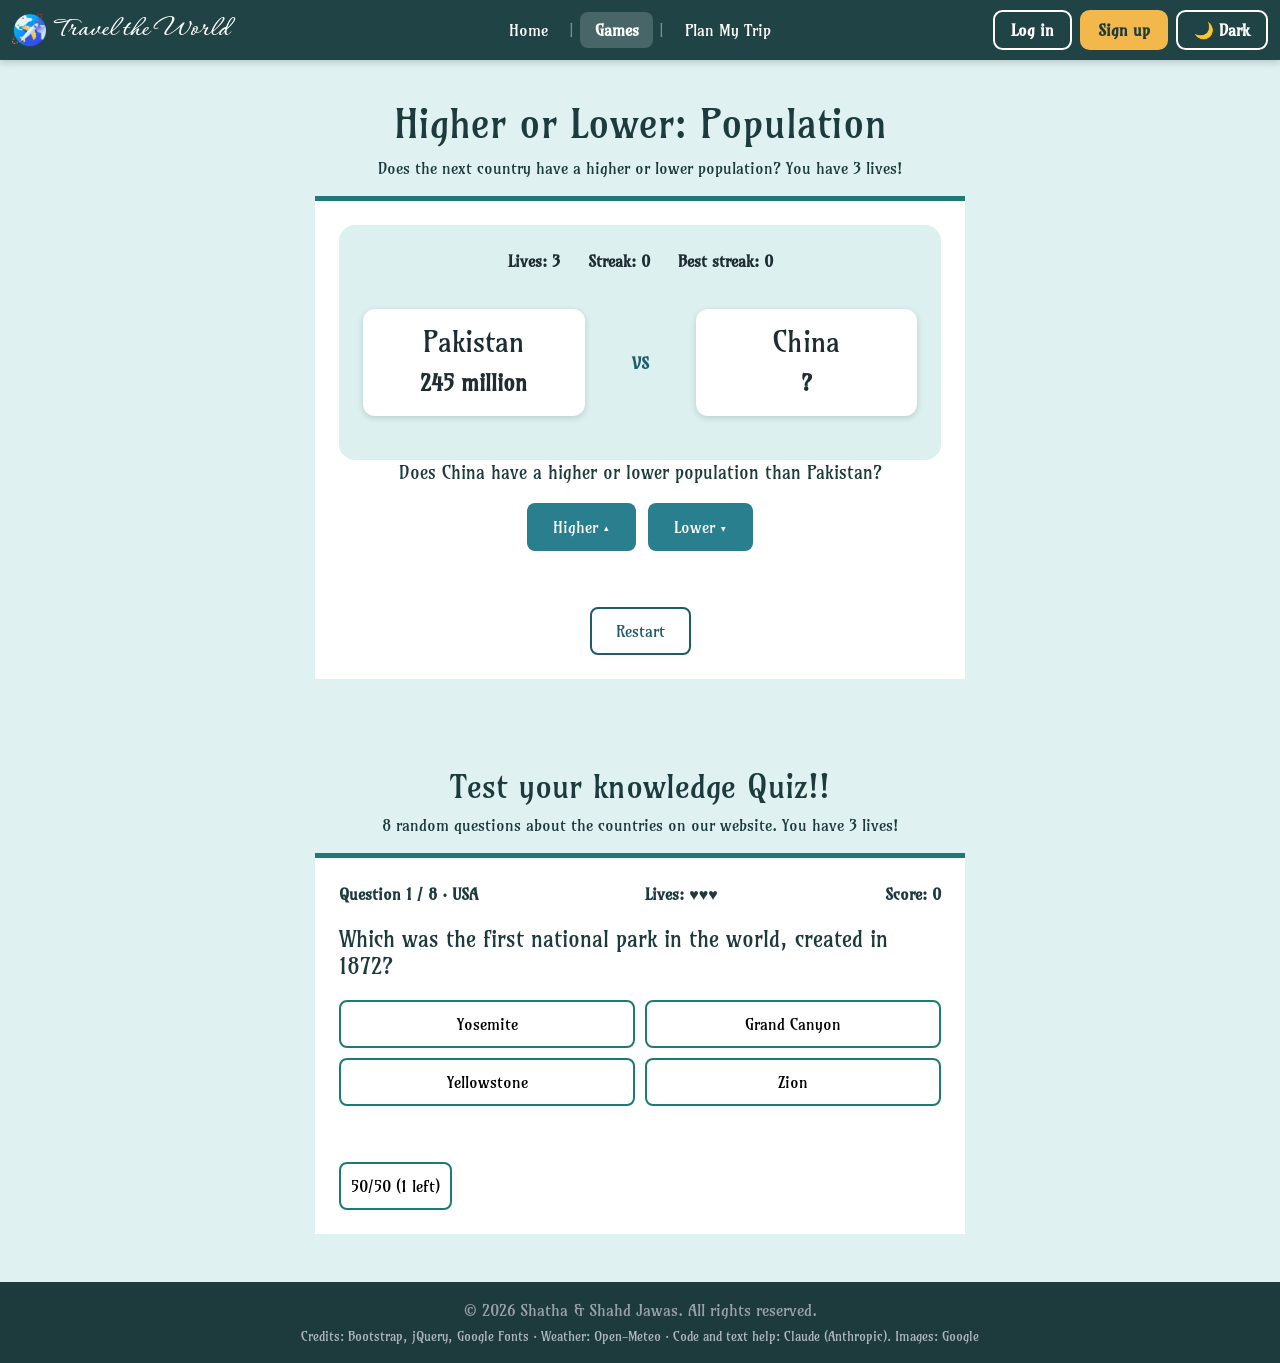
<file: games.html>
<!DOCTYPE html>
<html lang="en">
    <head>
    <meta charset="UTF-8">
    <meta name="viewport" content="width=device-width, initial-scale=1">
    <title>Games | Travel the World</title>
    <link rel="preconnect" href="https://fonts.googleapis.com">
    <link rel="preconnect" href="https://fonts.gstatic.com" crossorigin>
    <link href="https://fonts.googleapis.com/css2?family=Corinthia:wght@400;700&display=swap" rel="stylesheet">
    <link rel="icon" type="image/png" sizes="16x16" href="favicon/favicon-16x16.png">
    <link href="https://cdn.jsdelivr.net/npm/bootstrap@5.3.3/dist/css/bootstrap.min.css" rel="stylesheet">
    <link rel="stylesheet" href="css/game.css">
    <link rel="stylesheet" href="css/quiz.css">
    <link rel="stylesheet" href="css/stylesheet.css">
    <link rel="stylesheet" href="css/dark.css"> 
    <script src="js/game.js" defer></script>
    <script src="js/quiz.js" defer></script>
    <script src="js/auth.js" defer></script>
    <script src="js/theme.js"></script>
    </head>
    <body>

       <nav class="navbar navbar-expand-lg site-nav">
            <div class="container-fluid">
                <a class="navbar-brand" href="index.html">
                    <img src="favicon/apple-touch-icon.png" alt="logo" class="d-inline-block">
                    <span id="nav-brand">Travel the World</span>
                </a>
                <button class="navbar-toggler" type="button" data-bs-toggle="collapse" data-bs-target="#navbarNav" aria-controls="navbarNav" aria-expanded="false" aria-label="Toggle navigation">
                    <span class="navbar-toggler-icon"></span>
                </button>
                <div class="collapse navbar-collapse" id="navbarNav">
                    <ul class="navbar-nav nav-center">
                        <li class="nav-item"><a class="nav-link" href="index.html" id="homeNav" aria-current="page">Home</a></li>
                        <li class="nav-item"><a class="nav-link active" href="games.html">Games</a></li>
                        <li class="nav-item"><a class="nav-link" href="plan.html">Plan My Trip</a></li>
                    </ul>
                    <div class="nav-actions">
                        <div id="authNav"></div>
                    </div>
                </div>
            </div>
        </nav>
    
        <!-- game higher or lower -->
        <section id="game">
            <h1>Higher or Lower: Population</h1>
            <p>Does the next country have a higher or lower population? You have 3 lives!</p>
            <div class="quiz-card">
                <div class="game-board" id="gameBoard">
                    <div class="game-stats">
                        <p>Lives: <span id="lives"></span></p>
                        <p>Streak: <span id="streak">0</span></p>
                        <p>Best streak: <span id="best">0</span></p>
                    </div>
            
                    <div class="row g-3 align-items-center justify-content-center game-cards">
                        <div class="col-12 col-md-5">
                            <div class="game-card">
                                <h2 id="currentName"></h2>
                                <p class="game-value" id="currentValue"></p>
                            </div>
                        </div>

                        <div class="col-12 col-md-2 game-vs">VS</div>

                        <div class="col-12 col-md-5">
                            <div class="game-card">
                                <h2 id="nextName"></h2>
                                <p class="game-value" id="nextValue">?</p>
                            </div>
                        </div>
                    </div>
                 </div>
                <p id="gameQuestion" class="game-question"></p>
        
                <div id="gameControls" class="game-controls">
                    <button type="button" class="game-btn" id="higherBtn">Higher ▲</button>
                    <button type="button" class="game-btn" id="lowerBtn">Lower ▼</button>
                </div>
        
                <p id="gameMessage" class="game-message"></p>
        
                <button type="button" id="restartBtn" class="game-btn game-restart">Restart</button>
            </div>
        </section>

        <!-- quiz -->
        <section id="quiz">
            <h2>Test your knowledge Quiz!!</h2>
            <p>8 random questions about the countries on our website. You have 3 lives!</p>
            <div class="quiz-card">

                <!-- the game -->
                <div id="quiz-game">
                    <div class="quiz-stats">
                        <span id="quiz-progress"></span>
                        <span id="quiz-lives"></span>
                        <span id="quiz-score"></span>
                    </div>

                    <h3 id="quiz-question"></h3>
                    <div id="quiz-options" class="quiz-options"></div>
                    <p id="quiz-feedback" class="quiz-feedback" aria-live="polite"></p>

                    <div class="quiz-actions">
                        <button type="button" id="quiz-hint" class="quiz-btn">50/50</button>
                        <button type="button" id="quiz-next" class="quiz-btn quiz-btn-main d-none">Next question</button>
                    </div>
                </div>

                <!-- the end screen -->
                <div id="quiz-result" class="quiz-result d-none">
                    <h3 id="quiz-result-title"></h3>
                    <p id="quiz-result-text"></p>
                    <button type="button" id="quiz-restart" class="quiz-btn quiz-btn-main">Play again</button>
                </div>

            </div>
        </section>

        <footer>
             <p>&copy; 2026 Shatha &amp; Shahd Jawas. All rights reserved.</p>
             <p class="credits">Credits: Bootstrap, jQuery, Google Fonts · Weather: Open-Meteo · Code and text help: Claude (Anthropic). Images: Google</p>
        </footer>
        <script src="https://cdn.jsdelivr.net/npm/bootstrap@5.3.3/dist/js/bootstrap.bundle.min.js"></script>
    </body>
</html>
</file>
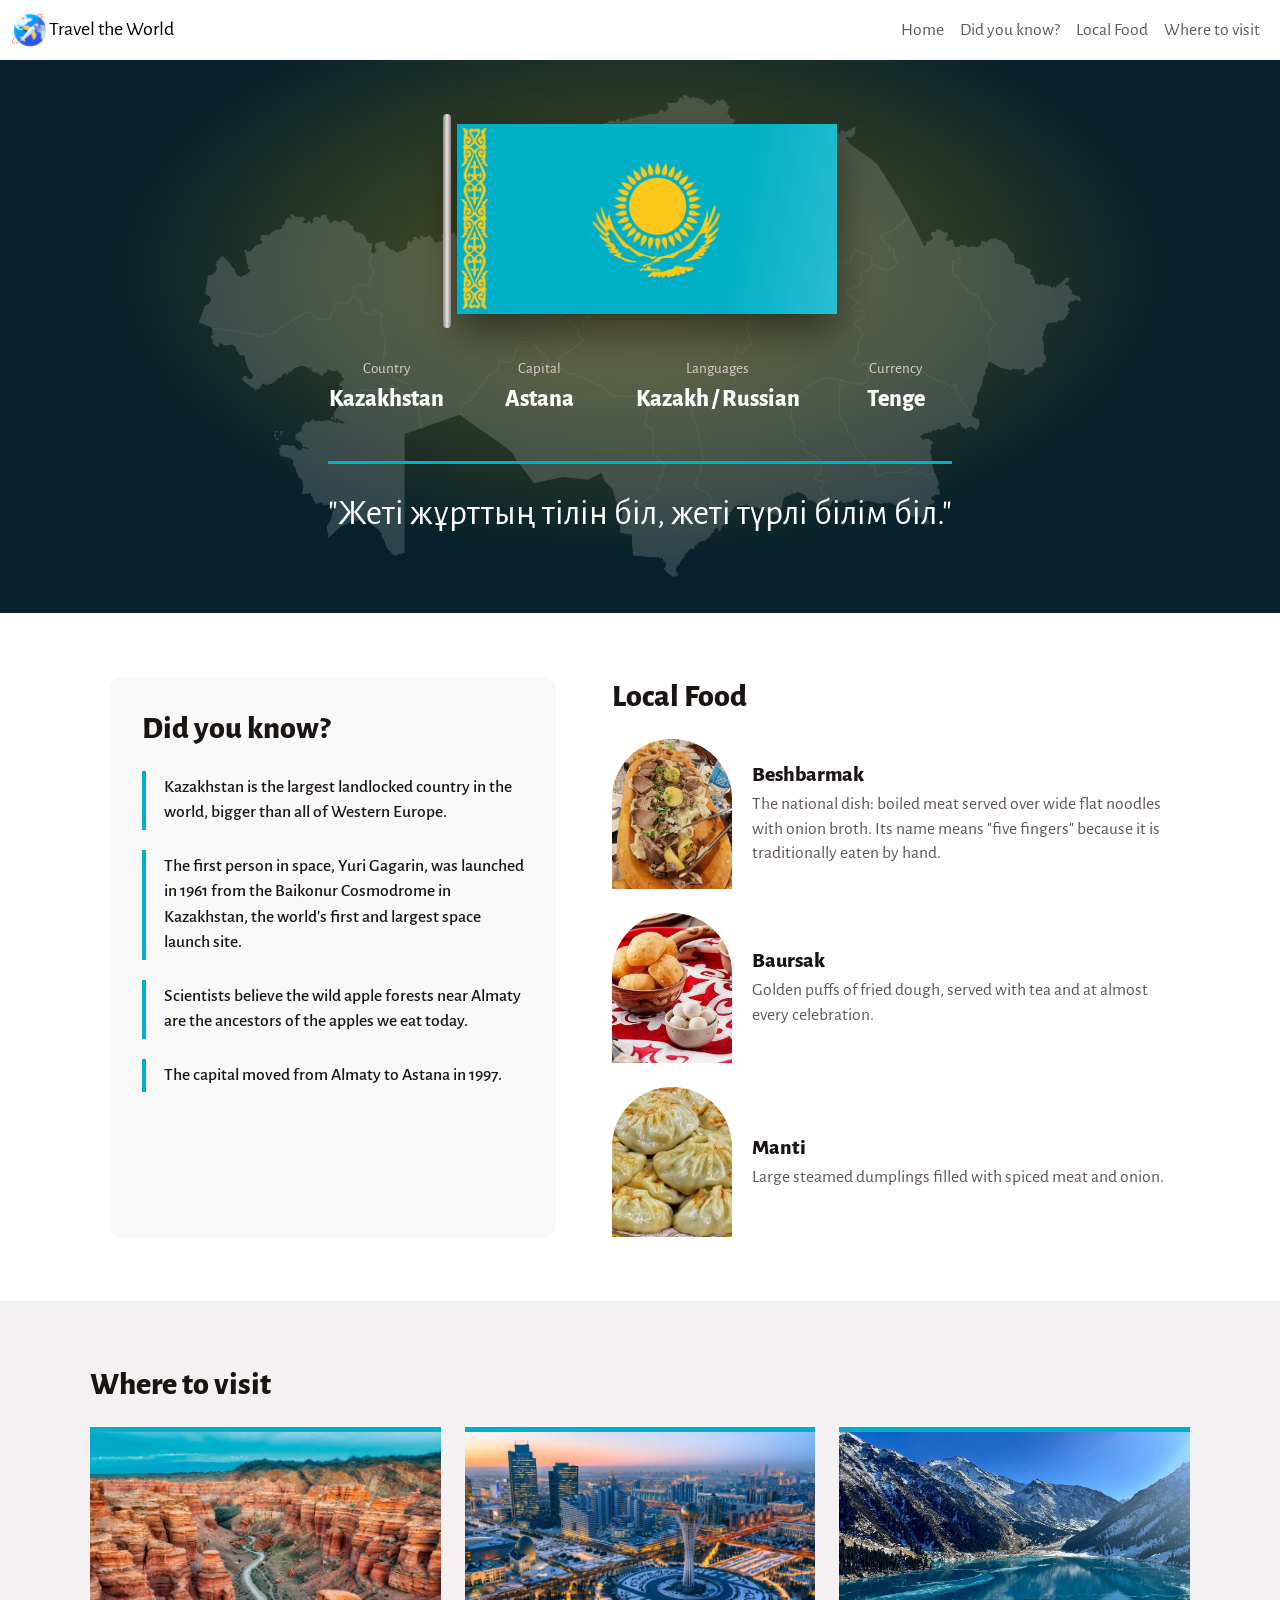
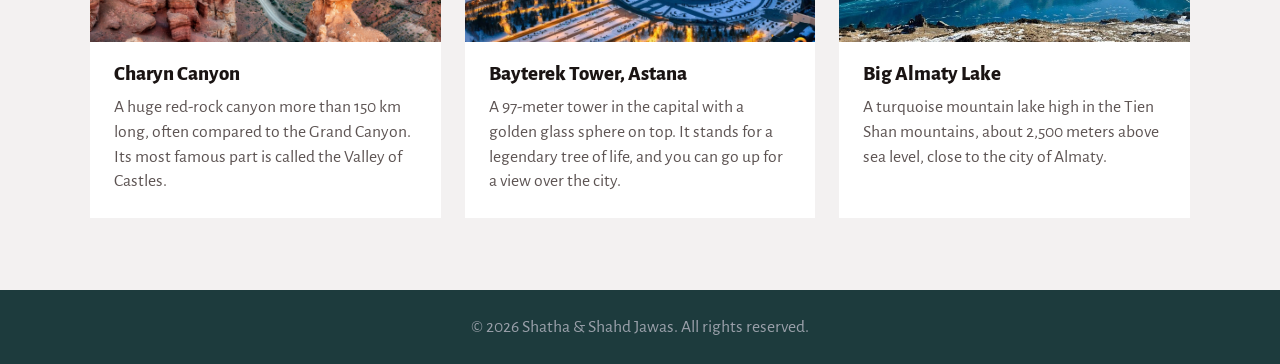
<file: kazakh.html>
<!DOCTYPE html>
<html lang="en">
    <head>
    <meta charset="UTF-8">
    <meta name="viewport" content="width=device-width, initial-scale=1">
    <title>Travel the World</title>
    <link rel="icon" type="image/png" sizes="16x16" href="favicon/favicon-16x16.png">
    <link href="https://cdn.jsdelivr.net/npm/bootstrap@5.3.3/dist/css/bootstrap.min.css" rel="stylesheet">
    <link rel="stylesheet" href="css/stylesheet.css">
    <link rel="stylesheet" href="css/country.css">
    </head>

    <!-- here the colors of Kazkakhstan page-->
    <body class="country kazakh" style="--accent:#00afca; --hero-bg:#06212b; --hero-glow:rgba(254,197,12,.35);">

        <nav class="navbar navbar-expand-lg">
            <div class="container-fluid">
                 <a class="navbar-brand" href="index.html">
                    <img src="favicon/favicon-32x32.png" alt="logo" class="d-inline-block">
                    Travel the World
                 </a>
                <button class="navbar-toggler" type="button" data-bs-toggle="collapse" data-bs-target="#navbarNav" aria-controls="navbarNav" aria-expanded="false" aria-label="Toggle navigation">
                <span class="navbar-toggler-icon"></span>
                </button>
                <div class="collapse navbar-collapse" id="navbarNav">
                    <ul class="navbar-nav ms-auto">
                        <li class="nav-item">
                        <a class="nav-link" href="index.html" id="homeNav">Home</a>
                        </li>
                        <li class="nav-item">
                        <a class="nav-link" href="#uknow">Did you know?</a>
                        </li>
                        <li class="nav-item">
                        <a class="nav-link" href="#food">Local Food</a>
                        </li>
                        <li class="nav-item">
                        <a class="nav-link" href="#visit">Where to visit</a>
                        </li>
                    </ul>
                </div>
            </div>
        </nav>

        <section id="intro">
            <!-- CHANGE: map of the country (PNG with a transparent background) -->
            <img class="bg-map" src="img/Kazakh/Kazakhstan_Map_bg.png" alt="Kazakhstan map">

            <div class="country-info">
                <!-- CHANGE: flag image + alt text -->
                <div class="flag-box"><img src="img/Kazakh/Flag-Kazakhstan.webp" alt="Flag of Kazakhstan"></div>
                <ul class="info-list">
                    <!-- CHANGE: the four values -->
                    <li><span class="label">Country</span><span class="value">Kazakhstan</span></li>
                    <li><span class="label">Capital</span><span class="value">Astana</span></li>
                    <li><span class="label">Languages</span><span class="value">Kazakh / Russian</span></li>
                    <li><span class="label">Currency</span><span class="value">Tenge</span></li>
                </ul>
            </div>

            <div class="quote-box">
                <p class="quote" lang="kk">"Жеті жұрттың тілін біл, жеті түрлі білім біл."</p>
            </div>
        </section>

        <!-- Did you know? on the left, Food on the right -->
        <div class="split">
            <section id="uknow">
                <h2>Did you know?</h2>
                <ul class="facts-list">
                    <li>Kazakhstan is the largest landlocked country in the world, bigger than all of Western Europe.</li>
                    <li>The first person in space, Yuri Gagarin, was launched in 1961 from the Baikonur Cosmodrome in Kazakhstan, the world's first and largest space launch site.</li>
                    <li>Scientists believe the wild apple forests near Almaty are the ancestors of the apples we eat today.</li>
                    <li>The capital moved from Almaty to Astana in 1997.</li>
                </ul>
            </section>

            <section id="food">
                <h2>Local Food</h2>
                <div class="food-row">
                    <div class="food-item">
                        <figure class="arch"><img src="img/Kazakh/beshbarmak.jpeg" alt="Dish Beshbarmak"></figure>
                        <div>
                            <h3>Beshbarmak</h3>
                            <p>The national dish: boiled meat served over wide flat noodles with onion broth. Its name means "five fingers" because it is traditionally eaten by hand.</p>
                        </div>
                    </div>
                    <div class="food-item">
                        <figure class="arch"><img src="img/Kazakh/baursak.jpeg" alt="Dish Baursak"></figure>
                        <div>
                            <h3>Baursak</h3>
                            <p>Golden puffs of fried dough, served with tea and at almost every celebration.</p>
                        </div>
                    </div>
                    <div class="food-item">
                        <figure class="arch"><img src="img/Kazakh/manti.webp" alt="Dish Manti"></figure>
                        <div>
                            <h3>Manti</h3>
                            <p>Large steamed dumplings filled with spiced meat and onion.</p>
                        </div>
                    </div>
                </div>
            </section>
        </div>

        <section id="visit">
            <h2>Where to visit</h2>
            <div class="visit-grid">
                <div class="visit-card">
                    <img src="img/Kazakh/charyn-canyon.avif" alt="Charyn Canyon image">
                    <h3>Charyn Canyon</h3>
                    <p>A huge red-rock canyon more than 150 km long, often compared to the Grand Canyon. Its most famous part is called the Valley of Castles.</p>
                </div>
                <div class="visit-card">
                    <img src="img/Kazakh/baterek.webp" alt="Bayterek Tower image">
                    <h3>Bayterek Tower, Astana</h3>
                    <p>A 97-meter tower in the capital with a golden glass sphere on top. It stands for a legendary tree of life, and you can go up for a view over the city.</p>
                </div>
                <div class="visit-card">
                    <img src="img/Kazakh/almaty-lake.jpg" alt="Big Almaty Lake image">
                    <h3>Big Almaty Lake</h3>
                    <p>A turquoise mountain lake high in the Tien Shan mountains, about 2,500 meters above sea level, close to the city of Almaty.</p>
                </div>
            </div>
        </section>

        <footer>
            <p>&copy; 2026 Shatha &amp; Shahd Jawas. All rights reserved.</p>
        </footer>
        <script src="https://cdn.jsdelivr.net/npm/bootstrap@5.3.3/dist/js/bootstrap.bundle.min.js"></script>
    </body>
</html>
</file>
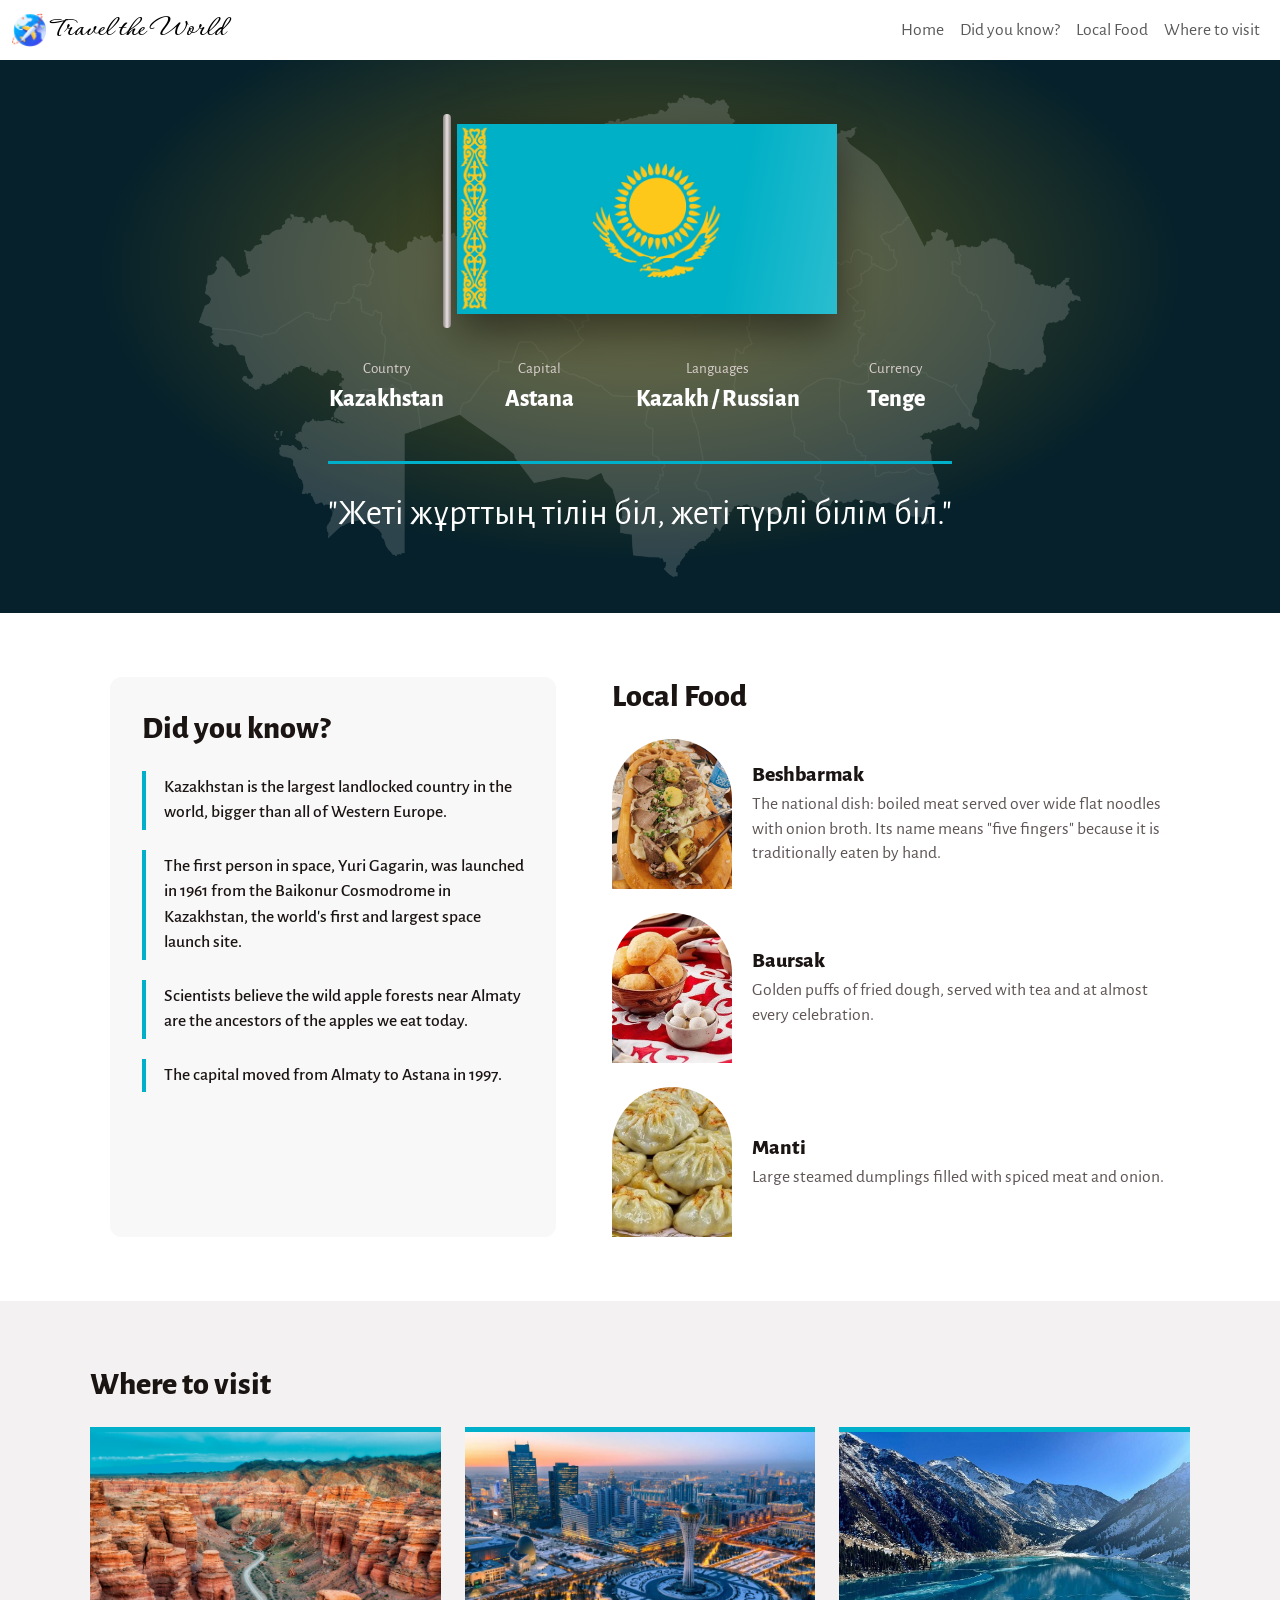
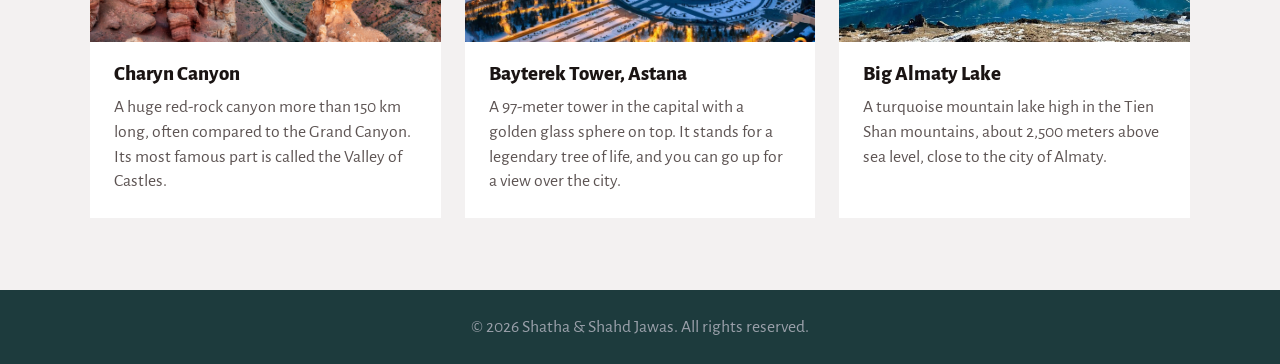
<file: kazakhstan.html>
<!DOCTYPE html>
<html lang="en">
    <head>
    <meta charset="UTF-8">
    <meta name="viewport" content="width=device-width, initial-scale=1">
    <title>Travel the World</title>
    <link rel="icon" type="image/png" sizes="16x16" href="favicon/favicon-16x16.png">
    <!-- Preconnect to Google Fonts -->
    <link rel="preconnect" href="https://fonts.googleapis.com">
    <link rel="preconnect" href="https://fonts.gstatic.com" crossorigin>
    <link href="https://fonts.googleapis.com/css2?family=Beiruti:wght@200..900&family=Corinthia:wght@400;700&family=Crafty+Girls&family=Fuzzy+Bubbles:wght@400;700&family=Paprika&display=swap" rel="stylesheet">
    <!-------------->
    <link href="https://cdn.jsdelivr.net/npm/bootstrap@5.3.3/dist/css/bootstrap.min.css" rel="stylesheet">
    <link rel="stylesheet" href="css/stylesheet.css">
    <link rel="stylesheet" href="css/country.css">
    </head>

    <!-- here the colors of Kazkakhstan page-->
    <body class="country kazakh" style="--accent:#00afca; --hero-bg:#06212b; --hero-glow:rgba(254,197,12,.35);">

        <nav class="navbar navbar-expand-lg">
            <div class="container-fluid">
                 <a class="navbar-brand" href="index.html">
                    <img src="favicon/favicon-32x32.png" alt="logo" class="d-inline-block">
                    <span id="nav-brand">Travel the World</span>
                 </a>
                <button class="navbar-toggler" type="button" data-bs-toggle="collapse" data-bs-target="#navbarNav" aria-controls="navbarNav" aria-expanded="false" aria-label="Toggle navigation">
                <span class="navbar-toggler-icon"></span>
                </button>
                <div class="collapse navbar-collapse" id="navbarNav">
                    <ul class="navbar-nav ms-auto">
                        <li class="nav-item">
                        <a class="nav-link" href="index.html" id="homeNav">Home</a>
                        </li>
                        <li class="nav-item">
                        <a class="nav-link" href="#uknow">Did you know?</a>
                        </li>
                        <li class="nav-item">
                        <a class="nav-link" href="#food">Local Food</a>
                        </li>
                        <li class="nav-item">
                        <a class="nav-link" href="#visit">Where to visit</a>
                        </li>
                    </ul>
                </div>
            </div>
        </nav>

        <section id="intro">
            <!-- CHANGE: map of the country (PNG with a transparent background) -->
            <img class="bg-map" src="img/Kazakh/Kazakhstan_Map_bg.png" alt="Kazakhstan map">

            <div class="country-info">
                <!-- CHANGE: flag image + alt text -->
                <div class="flag-box"><img src="img/Kazakh/Flag-Kazakhstan.webp" alt="Flag of Kazakhstan"></div>
                <ul class="info-list">
                    <!-- CHANGE: the four values -->
                    <li><span class="label">Country</span><span class="value">Kazakhstan</span></li>
                    <li><span class="label">Capital</span><span class="value">Astana</span></li>
                    <li><span class="label">Languages</span><span class="value">Kazakh / Russian</span></li>
                    <li><span class="label">Currency</span><span class="value">Tenge</span></li>
                </ul>
            </div>

            <div class="quote-box">
                <p class="quote" lang="kk">"Жеті жұрттың тілін біл, жеті түрлі білім біл."</p>
            </div>
        </section>

        <!-- Did you know? on the left, Food on the right -->
        <div class="split">
            <section id="uknow">
                <h2>Did you know?</h2>
                <ul class="facts-list">
                    <li>Kazakhstan is the largest landlocked country in the world, bigger than all of Western Europe.</li>
                    <li>The first person in space, Yuri Gagarin, was launched in 1961 from the Baikonur Cosmodrome in Kazakhstan, the world's first and largest space launch site.</li>
                    <li>Scientists believe the wild apple forests near Almaty are the ancestors of the apples we eat today.</li>
                    <li>The capital moved from Almaty to Astana in 1997.</li>
                </ul>
            </section>

            <section id="food">
                <h2>Local Food</h2>
                <div class="food-row">
                    <div class="food-item">
                        <figure class="arch"><img src="img/Kazakh/beshbarmak.jpeg" alt="Dish Beshbarmak"></figure>
                        <div>
                            <h3>Beshbarmak</h3>
                            <p>The national dish: boiled meat served over wide flat noodles with onion broth. Its name means "five fingers" because it is traditionally eaten by hand.</p>
                        </div>
                    </div>
                    <div class="food-item">
                        <figure class="arch"><img src="img/Kazakh/baursak.jpeg" alt="Dish Baursak"></figure>
                        <div>
                            <h3>Baursak</h3>
                            <p>Golden puffs of fried dough, served with tea and at almost every celebration.</p>
                        </div>
                    </div>
                    <div class="food-item">
                        <figure class="arch"><img src="img/Kazakh/manti.webp" alt="Dish Manti"></figure>
                        <div>
                            <h3>Manti</h3>
                            <p>Large steamed dumplings filled with spiced meat and onion.</p>
                        </div>
                    </div>
                </div>
            </section>
        </div>

        <section id="visit">
            <h2>Where to visit</h2>
            <div class="visit-grid">
                <div class="visit-card">
                    <img src="img/Kazakh/charyn-canyon.avif" alt="Charyn Canyon image">
                    <h3>Charyn Canyon</h3>
                    <p>A huge red-rock canyon more than 150 km long, often compared to the Grand Canyon. Its most famous part is called the Valley of Castles.</p>
                </div>
                <div class="visit-card">
                    <img src="img/Kazakh/baterek.webp" alt="Bayterek Tower image">
                    <h3>Bayterek Tower, Astana</h3>
                    <p>A 97-meter tower in the capital with a golden glass sphere on top. It stands for a legendary tree of life, and you can go up for a view over the city.</p>
                </div>
                <div class="visit-card">
                    <img src="img/Kazakh/almaty-lake.jpg" alt="Big Almaty Lake image">
                    <h3>Big Almaty Lake</h3>
                    <p>A turquoise mountain lake high in the Tien Shan mountains, about 2,500 meters above sea level, close to the city of Almaty.</p>
                </div>
            </div>
        </section>

        <footer>
            <p>&copy; 2026 Shatha &amp; Shahd Jawas. All rights reserved.</p>
        </footer>
        <script src="https://cdn.jsdelivr.net/npm/bootstrap@5.3.3/dist/js/bootstrap.bundle.min.js"></script>
    </body>
</html>
</file>
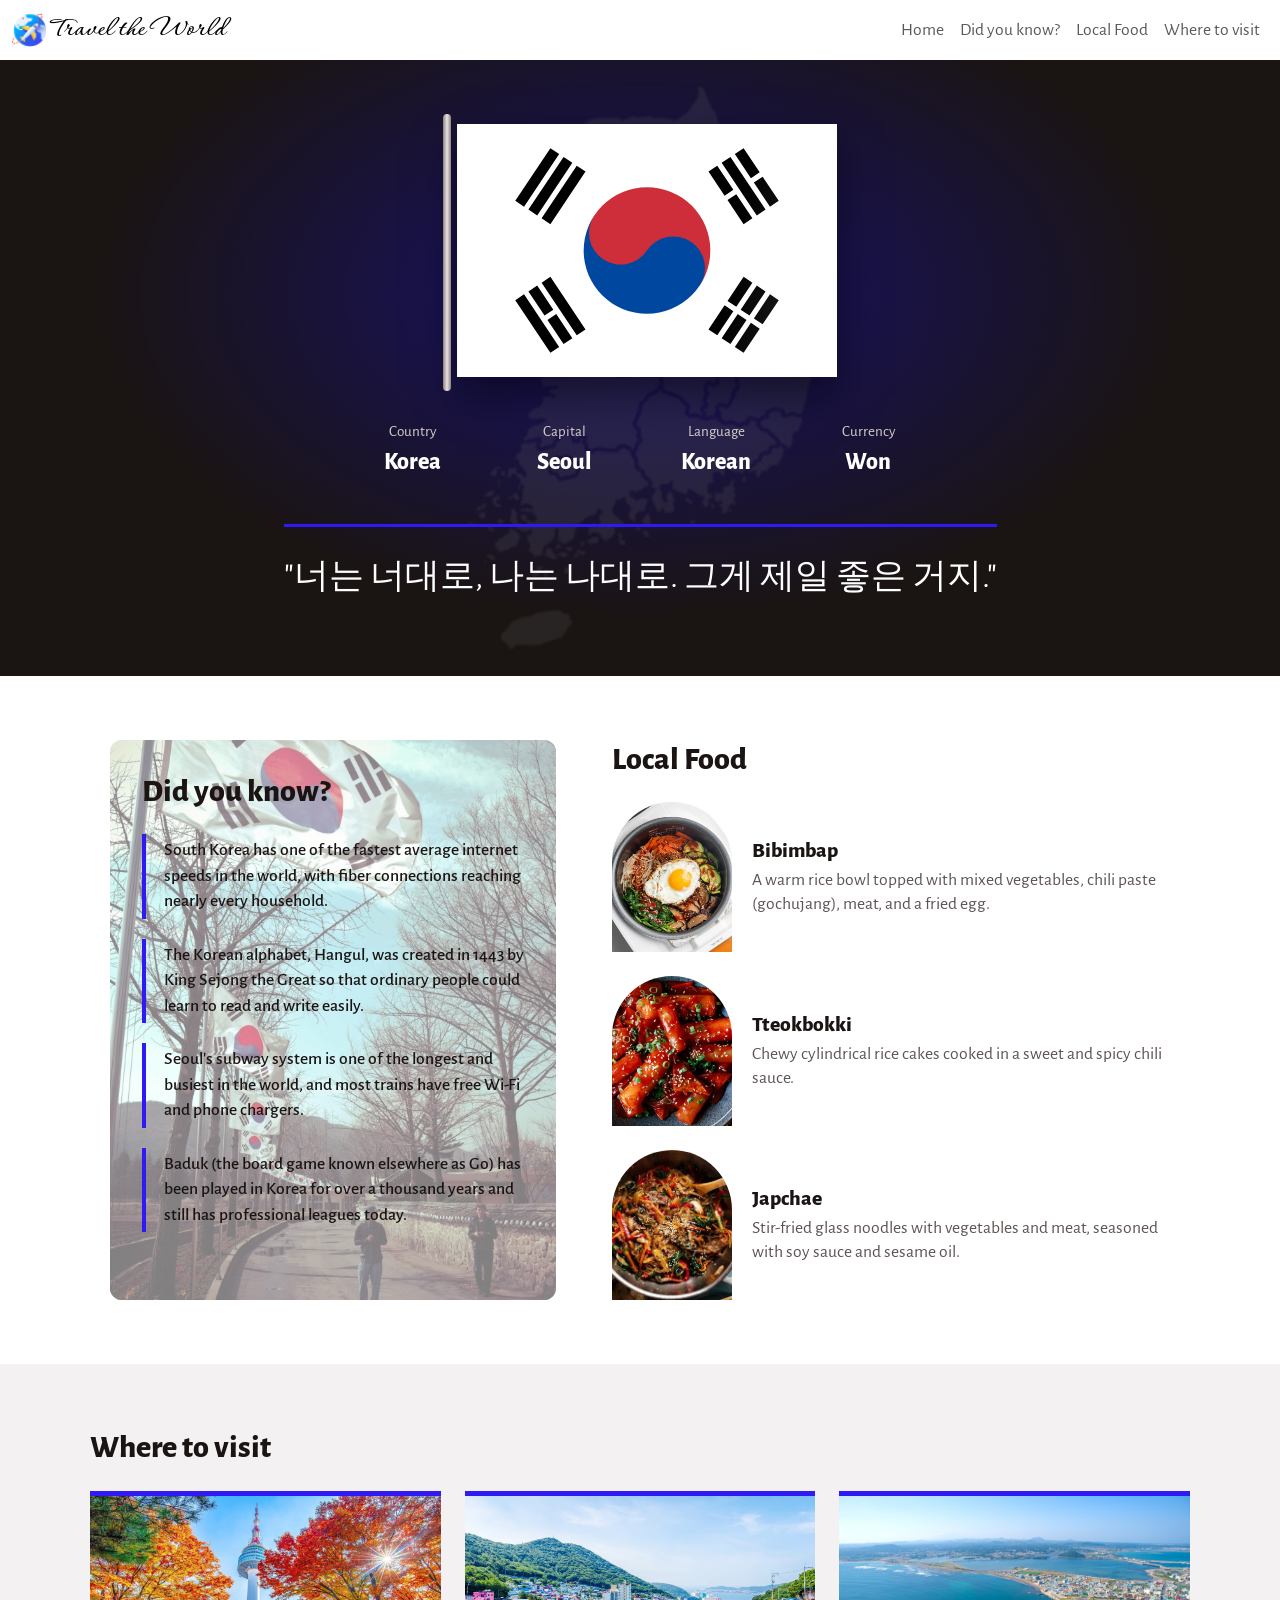
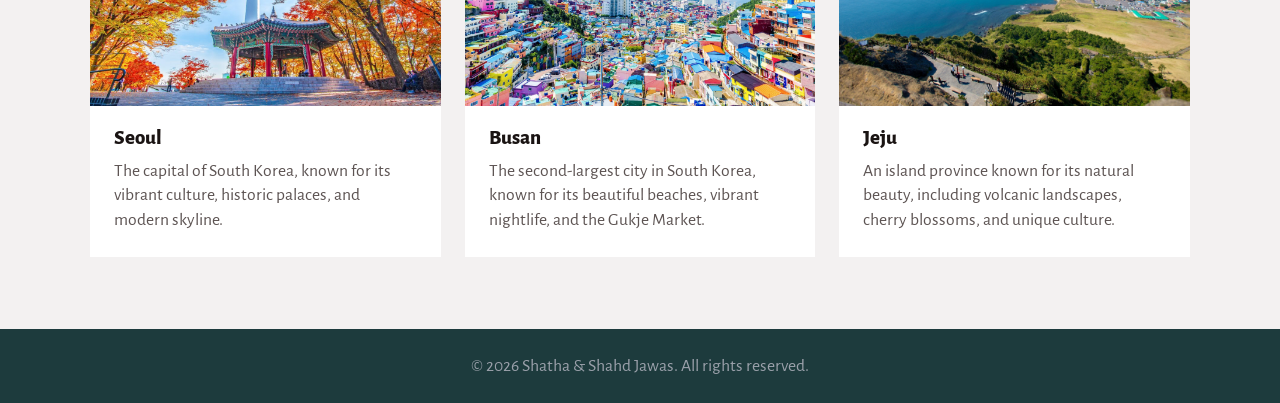
<file: korea.html>
<!DOCTYPE html>
<html lang="en">
    <head>
    <meta charset="UTF-8">
    <meta name="viewport" content="width=device-width, initial-scale=1">
    <title>Travel the World</title>
    <!-- Preconnect to Google Fonts -->
    <link rel="preconnect" href="https://fonts.googleapis.com">
    <link rel="preconnect" href="https://fonts.gstatic.com" crossorigin>
    <link href="https://fonts.googleapis.com/css2?family=Beiruti:wght@200..900&family=Corinthia:wght@400;700&family=Crafty+Girls&family=Fuzzy+Bubbles:wght@400;700&family=Paprika&display=swap" rel="stylesheet">
    <!-------------->
    <link rel="icon" type="image/png" sizes="16x16" href="favicon/favicon-16x16.png">
    <link href="https://cdn.jsdelivr.net/npm/bootstrap@5.3.3/dist/css/bootstrap.min.css" rel="stylesheet">
    <link rel="stylesheet" href="css/stylesheet.css">
    <link rel="stylesheet" href="css/country.css">
    </head>

    <body class="country korea" style="--accent:#2f19f4; --hero-bg:#1a1413; --hero-glow:rgba(21, 14, 219, 0.45);">

        <nav class="navbar navbar-expand-lg">
            <div class="container-fluid">
                 <a class="navbar-brand" href="index.html">
                    <img src="favicon/favicon-32x32.png" alt="logo" class="d-inline-block">
                  <span id="nav-brand">Travel the World</span>
                 </a>
                <button class="navbar-toggler" type="button" data-bs-toggle="collapse" data-bs-target="#navbarNav" aria-controls="navbarNav" aria-expanded="false" aria-label="Toggle navigation">
                <span class="navbar-toggler-icon"></span>
                </button>
                <div class="collapse navbar-collapse" id="navbarNav">
                    <ul class="navbar-nav ms-auto">
                        <li class="nav-item">
                        <a class="nav-link" href="index.html" id="homeNav">Home</a>
                        </li>
                        <li class="nav-item">
                        <a class="nav-link" href="#uknow">Did you know?</a>
                        </li>
                        <li class="nav-item">
                        <a class="nav-link" href="#food">Local Food</a>
                        </li>
                        <li class="nav-item">
                        <a class="nav-link" href="#visit">Where to visit</a>
                        </li>
                    </ul>
                </div>
            </div>
        </nav>

        <section id="intro">
            <!-- CHANGE: map of the country (PNG with a transparent background) -->
            <img class="bg-map" src="img/Korea/korea-map-bg.png" alt="Korea map">
            <div class="country-info">
                <!-- CHANGE: flag image + alt text -->
                <div class="flag-box"><img src="img/Korea/Flag_of_South_Korea.svg" alt="Flag of Korea"></div>
                <ul class="info-list">
                    <!-- CHANGE: the four values -->
                    <li><span class="label">Country</span><span class="value">Korea</span></li>
                    <li><span class="label">Capital</span><span class="value">Seoul</span></li>
                    <li><span class="label">Language</span><span class="value">Korean</span></li>
                    <li><span class="label">Currency</span><span class="value">Won</span></li>
                </ul>
            </div>

            <div class="quote-box">
                <p class="quote" lang="ko" dir="ltr">"너는 너대로, 나는 나대로. 그게 제일 좋은 거지."</p>
            </div>
        </section>

        <!-- Did you know? on the left, Food on the right -->
        <div class="split">
            <section id="uknow">
                <div id="korea-uknow">
                    <h2>Did you know?</h2>
                    <ul class="facts-list">
                        <li>South Korea has one of the fastest average internet speeds in the world, with fiber connections reaching nearly every household.</li>
                        <li>The Korean alphabet, Hangul, was created in 1443 by King Sejong the Great so that ordinary people could learn to read and write easily.</li>
                        <li>Seoul's subway system is one of the longest and busiest in the world, and most trains have free Wi-Fi and phone chargers.</li>
                        <li>Baduk (the board game known elsewhere as Go) has been played in Korea for over a thousand years and still has professional leagues today.</li>
                    </ul>
               </div>
            </section>

            <section id="food">
                <h2>Local Food</h2>
                <div class="food-row">
                    <div class="food-item">
                        <figure class="arch"><img src="img/Korea/bibimbap.jpg" alt="Dish Bibimbap"></figure>
                        <div>
                            <h3>Bibimbap</h3>
                            <p> A warm rice bowl topped with mixed vegetables, chili paste (gochujang), meat, and a fried egg.</p>
                        </div>
                    </div>
                    <div class="food-item">
                        <figure class="arch"><img src="img/Korea/tteokbokki.jpg" alt="Dish Tteokbokki"></figure>
                        <div>
                            <h3>Tteokbokki</h3>
                            <p>Chewy cylindrical rice cakes cooked in a sweet and spicy chili sauce.</p>
                        </div>
                    </div>
                    <div class="food-item">
                        <figure class="arch"><img src="img/Korea/japchae.jpg" alt="Dish Japchae"></figure>
                        <div>
                            <h3>Japchae</h3>
                            <p>Stir-fried glass noodles with vegetables and meat, seasoned with soy sauce and sesame oil.</p>
                        </div>
                    </div>
                </div>
            </section>
        </div>

        <section id="visit">
            <h2>Where to visit</h2>
            <div class="visit-grid">
                <!-- picture first, then the text -->
                <div class="visit-card">
                    <img src="img/Korea/seoul.jpg" alt="Seoul image">
                    <h3>Seoul</h3>
                    <p>The capital of South Korea, known for its vibrant culture, historic palaces, and modern skyline.</p>
                </div>
                <div class="visit-card">
                    <img src="img/Korea/busan.jpg" alt="Busan image">
                    <h3>Busan</h3>
                    <p>The second-largest city in South Korea, known for its beautiful beaches, vibrant nightlife, and the Gukje Market.</p>
                </div>
                <div class="visit-card">
                    <img src="img/Korea/jeju.jpg" alt="Jeju image">
                    <h3>Jeju</h3>
                    <p>An island province known for its natural beauty, including volcanic landscapes, cherry blossoms, and unique culture.</p>
                </div>
            </div>
        </section>

        <footer>
            <p>&copy; 2026 Shatha &amp; Shahd Jawas. All rights reserved.</p>
        </footer>
        <script src="https://cdn.jsdelivr.net/npm/bootstrap@5.3.3/dist/js/bootstrap.bundle.min.js"></script>
    </body>
</html>
</file>
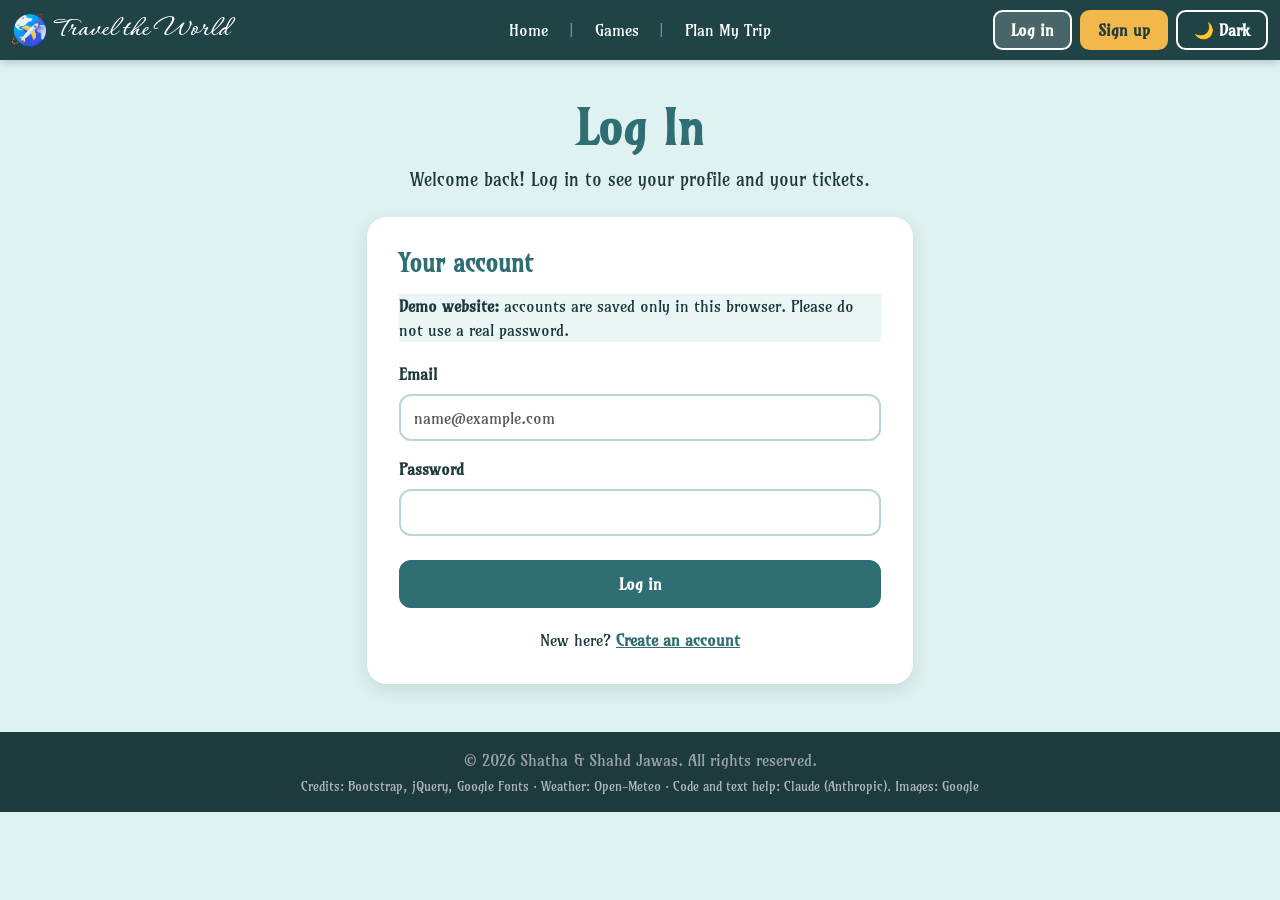
<file: login.html>
<!DOCTYPE html>
<html lang="en">
<head>
    <meta charset="UTF-8">
    <meta name="viewport" content="width=device-width, initial-scale=1">
    <title>Log In | Travel the World</title>
    <link rel="preconnect" href="https://fonts.googleapis.com">
    <link rel="preconnect" href="https://fonts.gstatic.com" crossorigin>
    <link href="https://fonts.googleapis.com/css2?family=Alegreya+Sans:wght@400;500;700&family=Corinthia:wght@400;700&display=swap" rel="stylesheet">
    <link rel="icon" type="image/png" sizes="16x16" href="favicon/favicon-16x16.png">
    <link href="https://cdn.jsdelivr.net/npm/bootstrap@5.3.3/dist/css/bootstrap.min.css" rel="stylesheet">
    <link rel="stylesheet" href="css/stylesheet.css">
    <link rel="stylesheet" href="css/account.css">
    <link rel="stylesheet" href="css/dark.css"> 
    <script src="js/auth.js" defer></script>
    <script src="js/login.js" defer></script>
    <script src="js/theme.js"></script>
</head>
<body>

    <nav class="navbar navbar-expand-lg site-nav">
            <div class="container-fluid">
                <a class="navbar-brand" href="index.html">
                    <img src="favicon/apple-touch-icon.png" alt="logo" class="d-inline-block">
                    <span id="nav-brand">Travel the World</span>
                </a>
                <button class="navbar-toggler" type="button" data-bs-toggle="collapse" data-bs-target="#navbarNav" aria-controls="navbarNav" aria-expanded="false" aria-label="Toggle navigation">
                    <span class="navbar-toggler-icon"></span>
                </button>
                <div class="collapse navbar-collapse" id="navbarNav">
                    <ul class="navbar-nav nav-center">
                        <li class="nav-item"><a class="nav-link" href="index.html" id="homeNav" aria-current="page">Home</a></li>
                        <li class="nav-item"><a class="nav-link" href="games.html">Games</a></li>
                        <li class="nav-item"><a class="nav-link" href="plan.html">Plan My Trip</a></li>
                    </ul>
                    <div class="nav-actions">
                        <div id="authNav"></div>
                    </div>
                </div>
            </div>
        </nav>

    <main>
        <header class="plan-intro">
            <h1>Log In</h1>
            <p>Welcome back! Log in to see your profile and your tickets.</p>
        </header>

        <div class="container plan-layout">
            <div class="row justify-content-center">

                <section class="col-12 col-md-9 col-lg-6 auth-card" aria-labelledby="formTitle">
                    <div class="plan-card">
                        <h2 id="formTitle">Your account</h2>

                        <p class="note" role="note"><strong>Demo website:</strong> accounts are saved only in this browser. Please do not use a real password.</p>

                        <form id="loginForm" novalidate>
                            <div class="mb-3">
                                <label for="email" class="form-label">Email</label>
                                <input type="email" class="form-control" id="email" name="email" placeholder="name@example.com" autocomplete="email">
                                <div class="invalid-feedback" id="emailError"></div>
                            </div>

                            <div class="mb-4">
                                <label for="password" class="form-label">Password</label>
                                <input type="password" class="form-control" id="password" name="password" autocomplete="current-password">
                                <div class="invalid-feedback" id="passwordError"></div>
                            </div>

                            <button type="submit" class="btn plan-btn">Log in</button>
                        </form>

                        <p class="auth-switch">New here? <a href="signup.html">Create an account</a></p>
                    </div>
                </section>
            </div>
        </div>
    </main>

    <footer>
        <p>&copy; 2026 Shatha &amp; Shahd Jawas. All rights reserved.</p>
        <p class="credits">Credits: Bootstrap, jQuery, Google Fonts · Weather: Open-Meteo · Code and text help: Claude (Anthropic). Images: Google</p>
    </footer>

    <script src="https://cdn.jsdelivr.net/npm/bootstrap@5.3.3/dist/js/bootstrap.bundle.min.js"></script>
    <script src="https://code.jquery.com/jquery-3.7.1.min.js"></script>
</body>
</html>
</file>
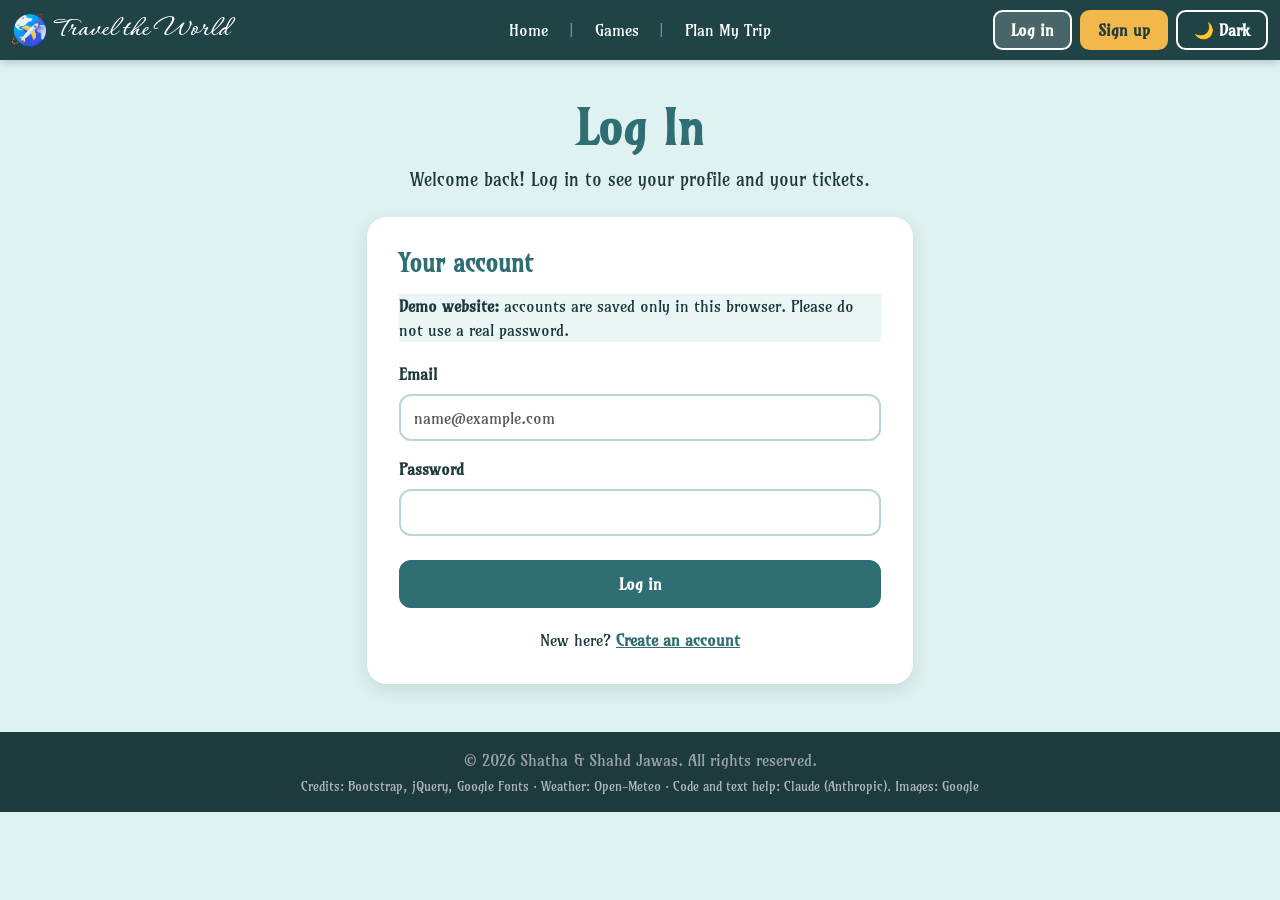
<file: profile.html>
<!DOCTYPE html>
<html lang="en">
<head>
    <meta charset="UTF-8">
    <meta name="viewport" content="width=device-width, initial-scale=1">
    <title>My Profile | Travel the World</title>
    <script src="js/theme.js"></script>
    <link rel="preconnect" href="https://fonts.googleapis.com">
    <link rel="preconnect" href="https://fonts.gstatic.com" crossorigin>
    <link href="https://fonts.googleapis.com/css2?family=Alegreya+Sans:wght@400;500;700&family=Corinthia:wght@400;700&display=swap" rel="stylesheet">
    <link rel="icon" type="image/png" sizes="16x16" href="favicon/favicon-16x16.png">
    <link href="https://cdn.jsdelivr.net/npm/bootstrap@5.3.3/dist/css/bootstrap.min.css" rel="stylesheet">
    <link rel="stylesheet" href="css/stylesheet.css">
    <link rel="stylesheet" href="css/account.css">
    <link rel="stylesheet" href="css/dark.css">
    <script src="js/data.js" defer></script>
    <script src="js/auth.js" defer></script>
    <script src="js/profile.js" defer></script>
</head>
<body>

    <nav class="navbar navbar-expand-lg site-nav">
            <div class="container-fluid">
                <a class="navbar-brand" href="index.html">
                    <img src="favicon/apple-touch-icon.png" alt="logo" class="d-inline-block">
                    <span id="nav-brand">Travel the World</span>
                </a>
                <button class="navbar-toggler" type="button" data-bs-toggle="collapse" data-bs-target="#navbarNav" aria-controls="navbarNav" aria-expanded="false" aria-label="Toggle navigation">
                    <span class="navbar-toggler-icon"></span>
                </button>
                <div class="collapse navbar-collapse" id="navbarNav">
                    <ul class="navbar-nav nav-center">
                        <li class="nav-item"><a class="nav-link active" href="index.html" id="homeNav" aria-current="page">Home</a></li>
                        <li class="nav-item"><a class="nav-link" href="games.html">Games</a></li>
                        <li class="nav-item"><a class="nav-link" href="plan.html">Plan My Trip</a></li>
                    </ul>
                    <div class="nav-actions">
                        <div id="authNav"></div>
                    </div>
                </div>
            </div>
        </nav>
    <main>
        <header class="plan-intro">
            <h1>My Profile</h1>
            <p>Your details and the trips you booked.</p>
        </header>

        <div class="container plan-layout">
            <div class="row g-4">

                <!-- ACCOUNT DETAILS -->
                <section class="col-12 col-lg-4" aria-labelledby="detailsTitle">
                    <div class="plan-card">
                        <div class="profile-avatar" id="profileAvatar" aria-hidden="true"></div>
                        <h2 id="detailsTitle">Your details</h2>

                        <dl class="profile-list">
                            <div><dt>Name</dt><dd id="profileName"></dd></div>
                            <div><dt>Email</dt><dd id="profileEmail"></dd></div>
                            <div><dt>Phone</dt><dd id="profilePhone"></dd></div>
                        </dl>

                        <div class="d-flex flex-wrap gap-2">
                            <a class="btn plan-btn" href="plan.html">Plan a trip</a>
                            <button type="button" class="btn plan-btn-outline" id="editBtn" aria-expanded="false" aria-controls="editForm">Edit profile</button>
                            <button type="button" class="btn plan-btn-outline" id="profileLogout">Log out</button>
                        </div>

                        <p class="profile-saved" id="profileSaved" role="status"></p>

                        <!-- EDIT PROFILE -->
                        <form class="edit-form" id="editForm" novalidate hidden>
                            <h3>Edit profile</h3>

                            <div class="photo-row">
                                <button type="button" class="btn plan-btn-outline btn-sm" id="photoBtn">Set photo</button>
                                <button type="button" class="btn plan-btn-outline btn-sm" id="photoRemove" hidden>Remove photo</button>
                            </div>
                            <input type="file" id="photoInput" accept="image/*" aria-label="Choose a profile photo" hidden>
                            <p class="field-error" id="photoError" role="alert"></p>

                            <div class="mb-3">
                                <label for="editName" class="form-label">Full name</label>
                                <input type="text" class="form-control" id="editName" autocomplete="name">
                                <div class="invalid-feedback" id="fullNameError"></div>
                            </div>

                            <div class="mb-3">
                                <label for="editPhone" class="form-label">Phone</label>
                                <input type="tel" class="form-control" id="editPhone" autocomplete="tel">
                                <div class="invalid-feedback" id="phoneError"></div>
                            </div>

                            <p class="field-hint">Your email is your login, so it cannot be changed.</p>

                            <div class="d-flex flex-wrap gap-2">
                                <button type="submit" class="btn plan-btn">Save</button>
                                <button type="button" class="btn plan-btn-outline" id="editCancel">Cancel</button>
                            </div>
                        </form>
                    </div>
                </section>

                <!-- SMALL TICKETS -->
                <section class="col-12 col-lg-8" aria-labelledby="ticketsTitle">
                    <div class="plan-card">
                        <div class="tickets-head">
                            <h2 id="ticketsTitle">My tickets</h2>
                            <p class="tickets-summary" id="ticketSummary" aria-live="polite"></p>
                        </div>

                        <ul class="ticket-list" id="ticketList"></ul>

                        <div class="tickets-empty" id="ticketEmpty" hidden>
                            <p>You have no tickets yet.</p>
                            <a href="plan.html">Plan your first trip</a>
                        </div>

                        <button type="button" class="btn plan-btn-outline btn-sm" id="clearTickets" hidden>Clear all</button>
                    </div>
                </section>

            </div>
        </div>
    </main>

    <footer>
        <p>&copy; 2026 Shatha &amp; Shahd Jawas. All rights reserved.</p>
        <p class="credits">Credits: Bootstrap, jQuery, Google Fonts · Weather: Open-Meteo · Code and text help: Claude (Anthropic). Images: Google</p>
    </footer>

    <script src="https://cdn.jsdelivr.net/npm/bootstrap@5.3.3/dist/js/bootstrap.bundle.min.js"></script>
    <script src="https://code.jquery.com/jquery-3.7.1.min.js"></script>
</body>
</html>
</file>
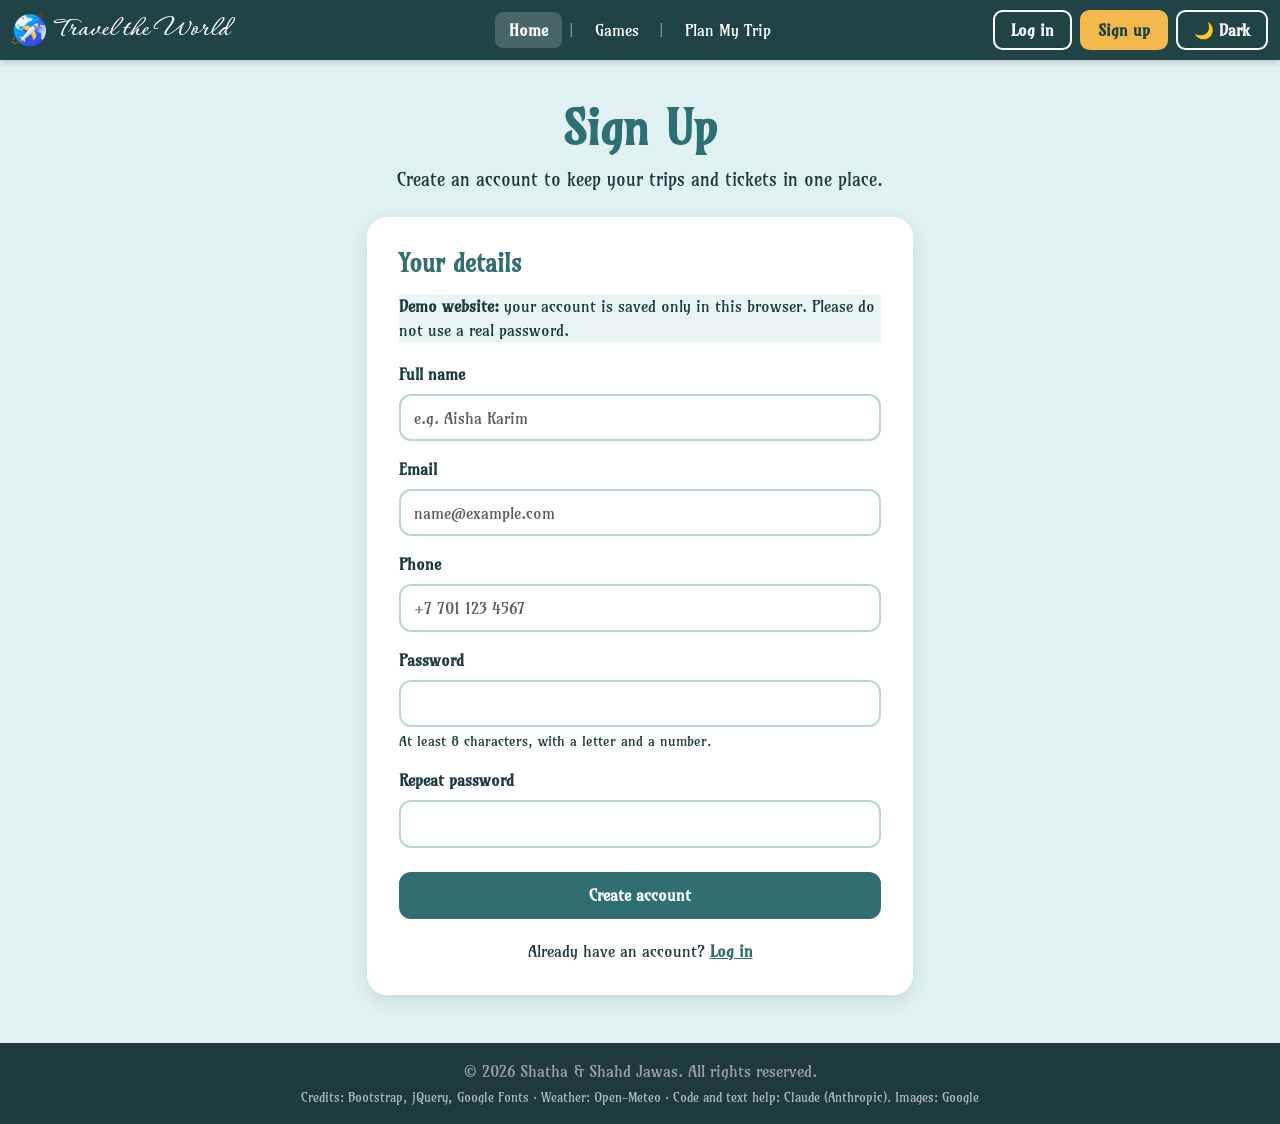
<file: signup.html>
<!DOCTYPE html>
<html lang="en">
<head>
    <meta charset="UTF-8">
    <meta name="viewport" content="width=device-width, initial-scale=1">
    <title>Sign Up | Travel the World</title>
    <link rel="preconnect" href="https://fonts.googleapis.com">
    <link rel="preconnect" href="https://fonts.gstatic.com" crossorigin>
    <link href="https://fonts.googleapis.com/css2?family=Alegreya+Sans:wght@400;500;700&family=Corinthia:wght@400;700&display=swap" rel="stylesheet">
    <link rel="icon" type="image/png" sizes="16x16" href="favicon/favicon-16x16.png">
    <link href="https://cdn.jsdelivr.net/npm/bootstrap@5.3.3/dist/css/bootstrap.min.css" rel="stylesheet">
    <link rel="stylesheet" href="css/stylesheet.css">
    <link rel="stylesheet" href="css/account.css">
    <link rel="stylesheet" href="css/dark.css"> 
    <script src="js/auth.js" defer></script>
    <script src="js/signup.js" defer></script>
    <script src="js/theme.js"></script>
</head>
<body>

    <nav class="navbar navbar-expand-lg site-nav">
            <div class="container-fluid">
                <a class="navbar-brand" href="index.html">
                    <img src="favicon/apple-touch-icon.png" alt="logo" class="d-inline-block">
                    <span id="nav-brand">Travel the World</span>
                </a>
                <button class="navbar-toggler" type="button" data-bs-toggle="collapse" data-bs-target="#navbarNav" aria-controls="navbarNav" aria-expanded="false" aria-label="Toggle navigation">
                    <span class="navbar-toggler-icon"></span>
                </button>
                <div class="collapse navbar-collapse" id="navbarNav">
                    <ul class="navbar-nav nav-center">
                        <li class="nav-item"><a class="nav-link active" href="index.html" id="homeNav" aria-current="page">Home</a></li>
                        <li class="nav-item"><a class="nav-link" href="games.html">Games</a></li>
                        <li class="nav-item"><a class="nav-link" href="plan.html">Plan My Trip</a></li>
                    </ul>
                    <div class="nav-actions">
                        <div id="authNav"></div>
                    </div>
                </div>
            </div>
        </nav>

    <main>
        <header class="plan-intro">
            <h1>Sign Up</h1>
            <p>Create an account to keep your trips and tickets in one place.</p>
        </header>

        <div class="container plan-layout">
            <div class="row justify-content-center">

                <section class="col-12 col-md-9 col-lg-6 auth-card" aria-labelledby="formTitle">
                    <div class="plan-card">
                        <h2 id="formTitle">Your details</h2>

                        <p class="note" role="note"><strong>Demo website:</strong> your account is saved only in this browser. Please do not use a real password.</p>

                        <form id="signupForm" novalidate>
                            <div class="mb-3">
                                <label for="fullName" class="form-label">Full name</label>
                                <input type="text" class="form-control" id="fullName" name="fullName" placeholder="e.g. Aisha Karim" autocomplete="name">
                                <div class="invalid-feedback" id="fullNameError"></div>
                            </div>

                            <div class="mb-3">
                                <label for="email" class="form-label">Email</label>
                                <input type="email" class="form-control" id="email" name="email" placeholder="name@example.com" autocomplete="email">
                                <div class="invalid-feedback" id="emailError"></div>
                            </div>

                            <div class="mb-3">
                                <label for="phone" class="form-label">Phone</label>
                                <input type="tel" class="form-control" id="phone" name="phone" placeholder="+7 701 123 4567" autocomplete="tel">
                                <div class="invalid-feedback" id="phoneError"></div>
                            </div>

                            <div class="mb-3">
                                <label for="password" class="form-label">Password</label>
                                <input type="password" class="form-control" id="password" name="password" autocomplete="new-password" aria-describedby="passwordHint">
                                <p class="field-hint" id="passwordHint">At least 8 characters, with a letter and a number.</p>
                                <div class="invalid-feedback" id="passwordError"></div>
                            </div>

                            <div class="mb-4">
                                <label for="confirmPassword" class="form-label">Repeat password</label>
                                <input type="password" class="form-control" id="confirmPassword" name="confirmPassword" autocomplete="new-password">
                                <div class="invalid-feedback" id="confirmPasswordError"></div>
                            </div>

                            <button type="submit" class="btn plan-btn">Create account</button>
                        </form>

                        <p class="auth-switch">Already have an account? <a href="login.html">Log in</a></p>
                    </div>
                </section>
            </div>

            <!-- SUCCESS STAMP -->
            <section class="stamp-wrap" id="successBox" aria-live="polite" hidden>
                <div class="stamp">
                    <h2>Account created!</h2>
                    <p id="stampText"></p>
                    <a class="btn plan-btn" href="login.html">Log in</a>
                </div>
            </section>
        </div>
    </main>

    <footer>
        <p>&copy; 2026 Shatha &amp; Shahd Jawas. All rights reserved.</p>
        <p class="credits">Credits: Bootstrap, jQuery, Google Fonts · Weather: Open-Meteo · Code and text help: Claude (Anthropic). Images: Google</p>
    </footer>

    <script src="https://cdn.jsdelivr.net/npm/bootstrap@5.3.3/dist/js/bootstrap.bundle.min.js"></script>
    <script src="https://code.jquery.com/jquery-3.7.1.min.js"></script>
</body>
</html>
</file>
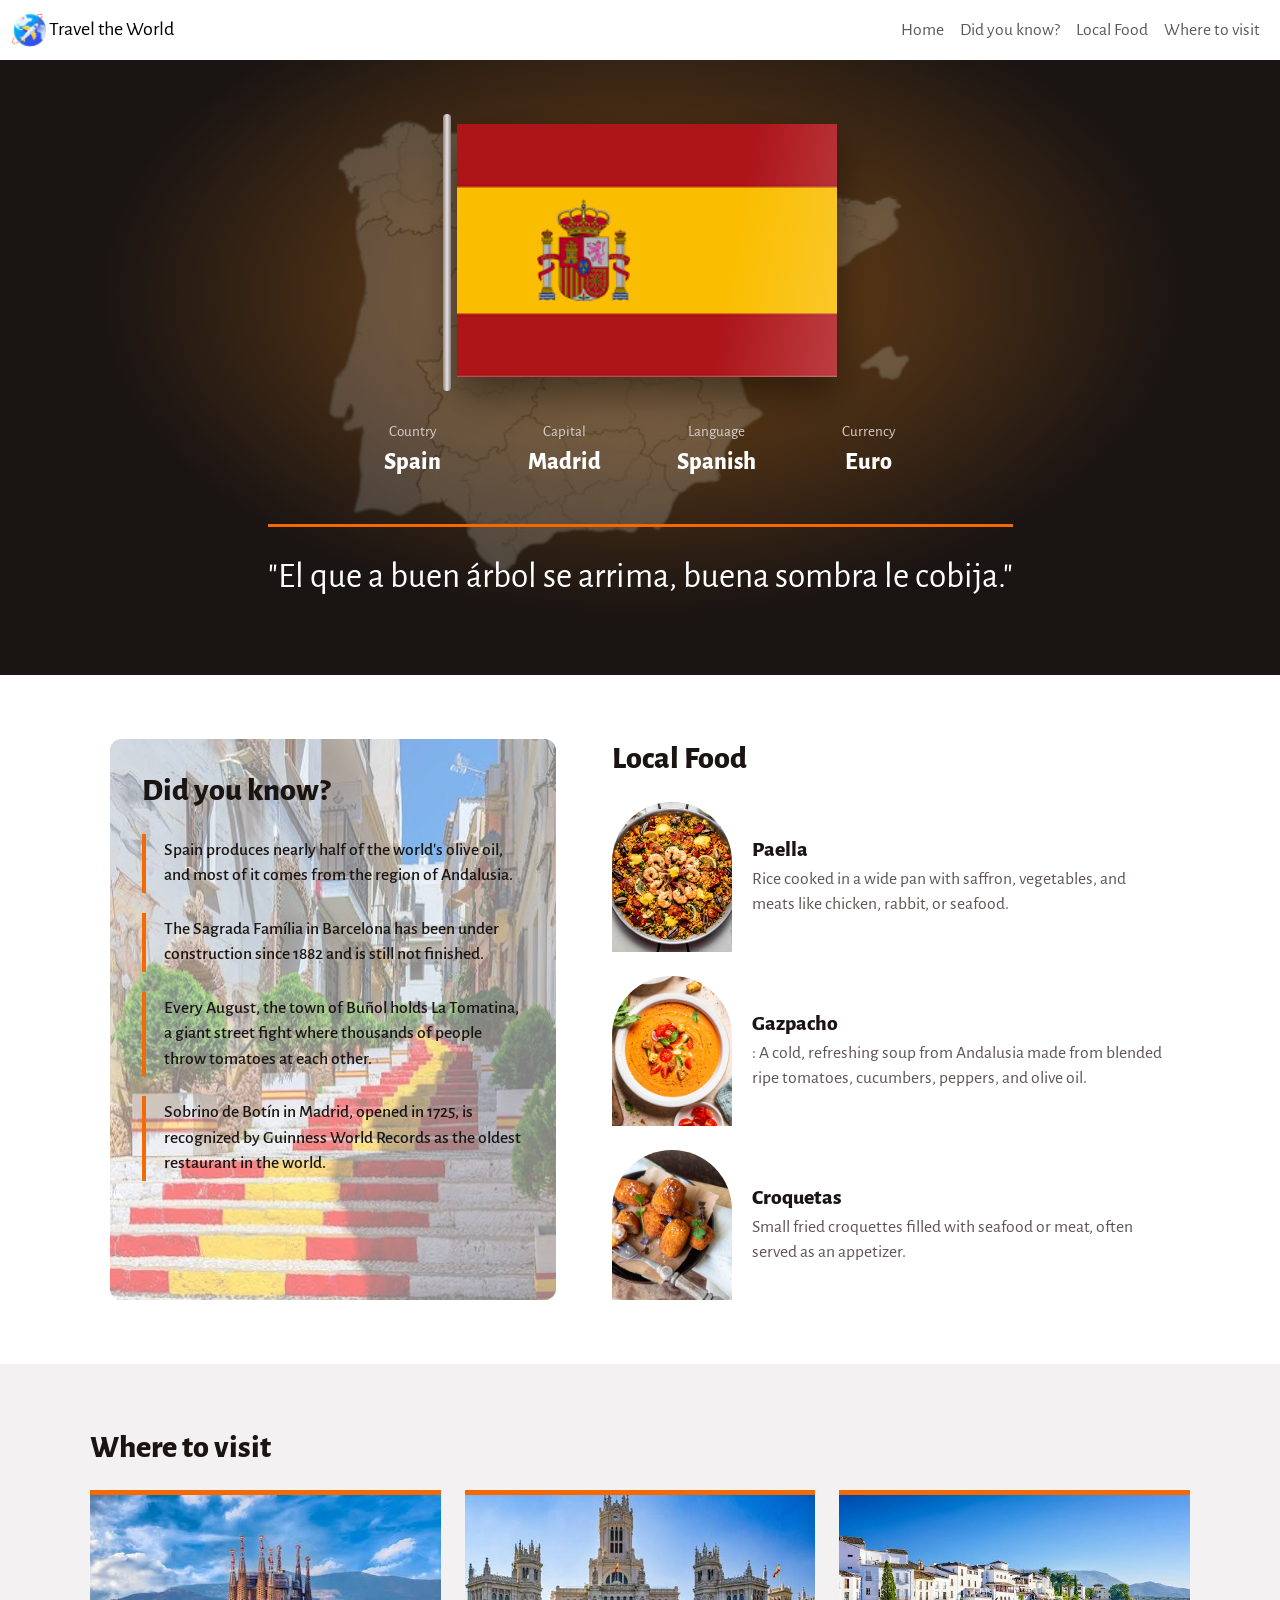
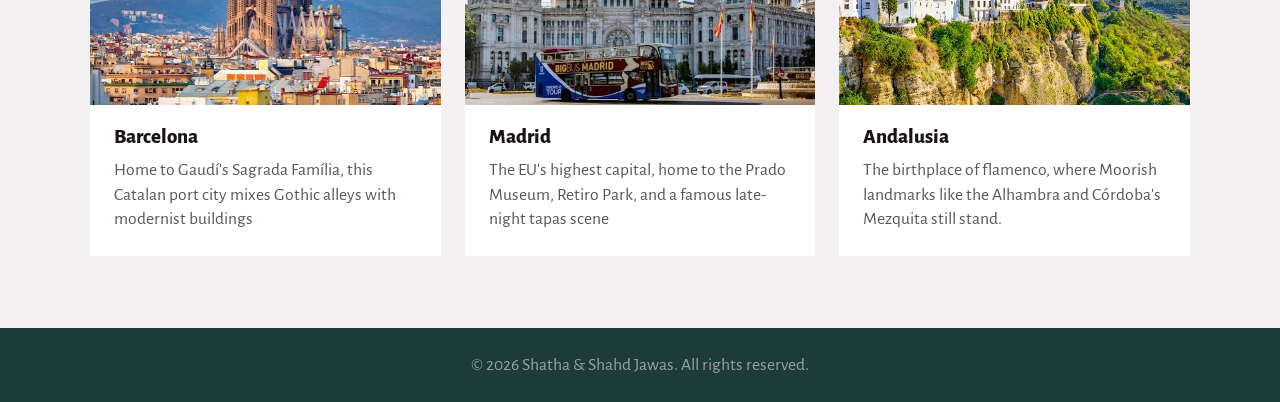
<file: spain.html>
<!DOCTYPE html>
<html lang="en">
    <head>
    <meta charset="UTF-8">
    <meta name="viewport" content="width=device-width, initial-scale=1">
    <title>Travel the World</title>
    <!-- Preconnect to Google Fonts -->
    <link rel="preconnect" href="https://fonts.googleapis.com">
    <link rel="preconnect" href="https://fonts.gstatic.com" crossorigin>
    <link href="https://fonts.googleapis.com/css2?family=Beiruti:wght@200..900&family=Corinthia:wght@400;700&family=Crafty+Girls&family=Fuzzy+Bubbles:wght@400;700&family=Paprika&display=swap" rel="stylesheet">
    <!-------------->
    <link rel="icon" type="image/png" sizes="16x16" href="favicon/favicon-16x16.png">
    <link href="https://cdn.jsdelivr.net/npm/bootstrap@5.3.3/dist/css/bootstrap.min.css" rel="stylesheet">
    <link rel="stylesheet" href="css/stylesheet.css">
    <link rel="stylesheet" href="css/country.css">
    </head>

    <body class="country spain" style="--accent:#f56904; --hero-bg:#1a1413; --hero-glow:rgba(243, 142, 28, 0.45);">

        <nav class="navbar navbar-expand-lg">
            <div class="container-fluid">
                 <a class="navbar-brand" href="index.html">
                    <img src="favicon/favicon-32x32.png" alt="logo" class="d-inline-block">
                    Travel the World
                 </a>
                <button class="navbar-toggler" type="button" data-bs-toggle="collapse" data-bs-target="#navbarNav" aria-controls="navbarNav" aria-expanded="false" aria-label="Toggle navigation">
                <span class="navbar-toggler-icon"></span>
                </button>
                <div class="collapse navbar-collapse" id="navbarNav">
                    <ul class="navbar-nav ms-auto">
                        <li class="nav-item">
                        <a class="nav-link" href="index.html" id="homeNav">Home</a>
                        </li>
                        <li class="nav-item">
                        <a class="nav-link" href="#uknow">Did you know?</a>
                        </li>
                        <li class="nav-item">
                        <a class="nav-link" href="#food">Local Food</a>
                        </li>
                        <li class="nav-item">
                        <a class="nav-link" href="#visit">Where to visit</a>
                        </li>
                    </ul>
                </div>
            </div>
        </nav>

        <section id="intro">
            <!-- CHANGE: map of the country (PNG with a transparent background) -->
            <img class="bg-map" src="img/Spain/spain_map_bg.png" alt="Spain map">

            <div class="country-info">
                <!-- CHANGE: flag image + alt text -->
                <div class="flag-box"><img src="img/Spain/spainFlag.png" alt="Flag of Spain"></div>
                <ul class="info-list">
                    <!-- CHANGE: the four values -->
                    <li><span class="label">Country</span><span class="value">Spain</span></li>
                    <li><span class="label">Capital</span><span class="value">Madrid</span></li>
                    <li><span class="label">Language</span><span class="value">Spanish</span></li>
                    <li><span class="label">Currency</span><span class="value">Euro</span></li>
                </ul>
            </div>

            <div class="quote-box">
                <p class="quote" lang="es" dir="ltr">"El que a buen árbol se arrima, buena sombra le cobija."</p>
            </div>
        </section>

        <!-- Did you know? on the left, Food on the right -->
        <div class="split">
            <section id="uknow">
                <div id="spain-uknow">
                    <h2>Did you know?</h2>
                    <ul class="facts-list">
                        <li>Spain produces nearly half of the world's olive oil, and most of it comes from the region of Andalusia.</li>
                        <li>The Sagrada Família in Barcelona has been under construction since 1882 and is still not finished.</li>
                        <li>Every August, the town of Buñol holds La Tomatina, a giant street fight where thousands of people throw tomatoes at each other.</li>
                        <li>Sobrino de Botín in Madrid, opened in 1725, is recognized by Guinness World Records as the oldest restaurant in the world.</li>
                    </ul>
               </div>
            </section>

            <section id="food">
                <h2>Local Food</h2>
                <div class="food-row">
                    <div class="food-item">
                        <figure class="arch"><img src="img/Spain/paella.jpg" alt="Dish Paella"></figure>
                        <div>
                            <h3>Paella</h3>
                            <p>Rice cooked in a wide pan with saffron, vegetables, and meats like chicken, rabbit, or seafood.</p>
                        </div>
                    </div>
                    <div class="food-item">
                        <figure class="arch"><img src="img/Spain/gazpacho.jpg" alt="Dish Gazpacho"></figure>
                        <div>
                            <h3>Gazpacho</h3>
                            <p>: A cold, refreshing soup from Andalusia made from blended ripe tomatoes, cucumbers, peppers, and olive oil.</p>
                        </div>
                    </div>
                    <div class="food-item">
                        <figure class="arch"><img src="img/Spain/croquetas.jpg" alt="Dish Croquetas"></figure>
                        <div>
                            <h3>Croquetas</h3>
                            <p>Small fried croquettes filled with seafood or meat, often served as an appetizer.</p>
                        </div>
                    </div>
                </div>
            </section>
        </div>

        <section id="visit">
            <h2>Where to visit</h2>
            <div class="visit-grid">
                <!-- picture first, then the text -->
                <div class="visit-card">
                    <img src="img/Spain/barcelona.jpg" alt="Barcelona image">
                    <h3>Barcelona</h3>
                    <p>Home to Gaudí's Sagrada Família, this Catalan port city mixes Gothic alleys with modernist buildings</p>
                </div>
                <div class="visit-card">
                    <img src="img/Spain/madrid.jpg" alt="Madrid image">
                    <h3>Madrid</h3>
                    <p>The EU's highest capital, home to the Prado Museum, Retiro Park, and a famous late-night tapas scene</p>
                </div>
                <div class="visit-card">
                    <img src="img/Spain/andalusia.jpg" alt="Andalusia image">
                    <h3>Andalusia</h3>
                    <p>The birthplace of flamenco, where Moorish landmarks like the Alhambra and Córdoba's Mezquita still stand.</p>
                </div>
            </div>
        </section>

        <footer>
            <p>&copy; 2026 Shatha &amp; Shahd Jawas. All rights reserved.</p>
        </footer>
        <script src="https://cdn.jsdelivr.net/npm/bootstrap@5.3.3/dist/js/bootstrap.bundle.min.js"></script>
    </body>
</html>
</file>
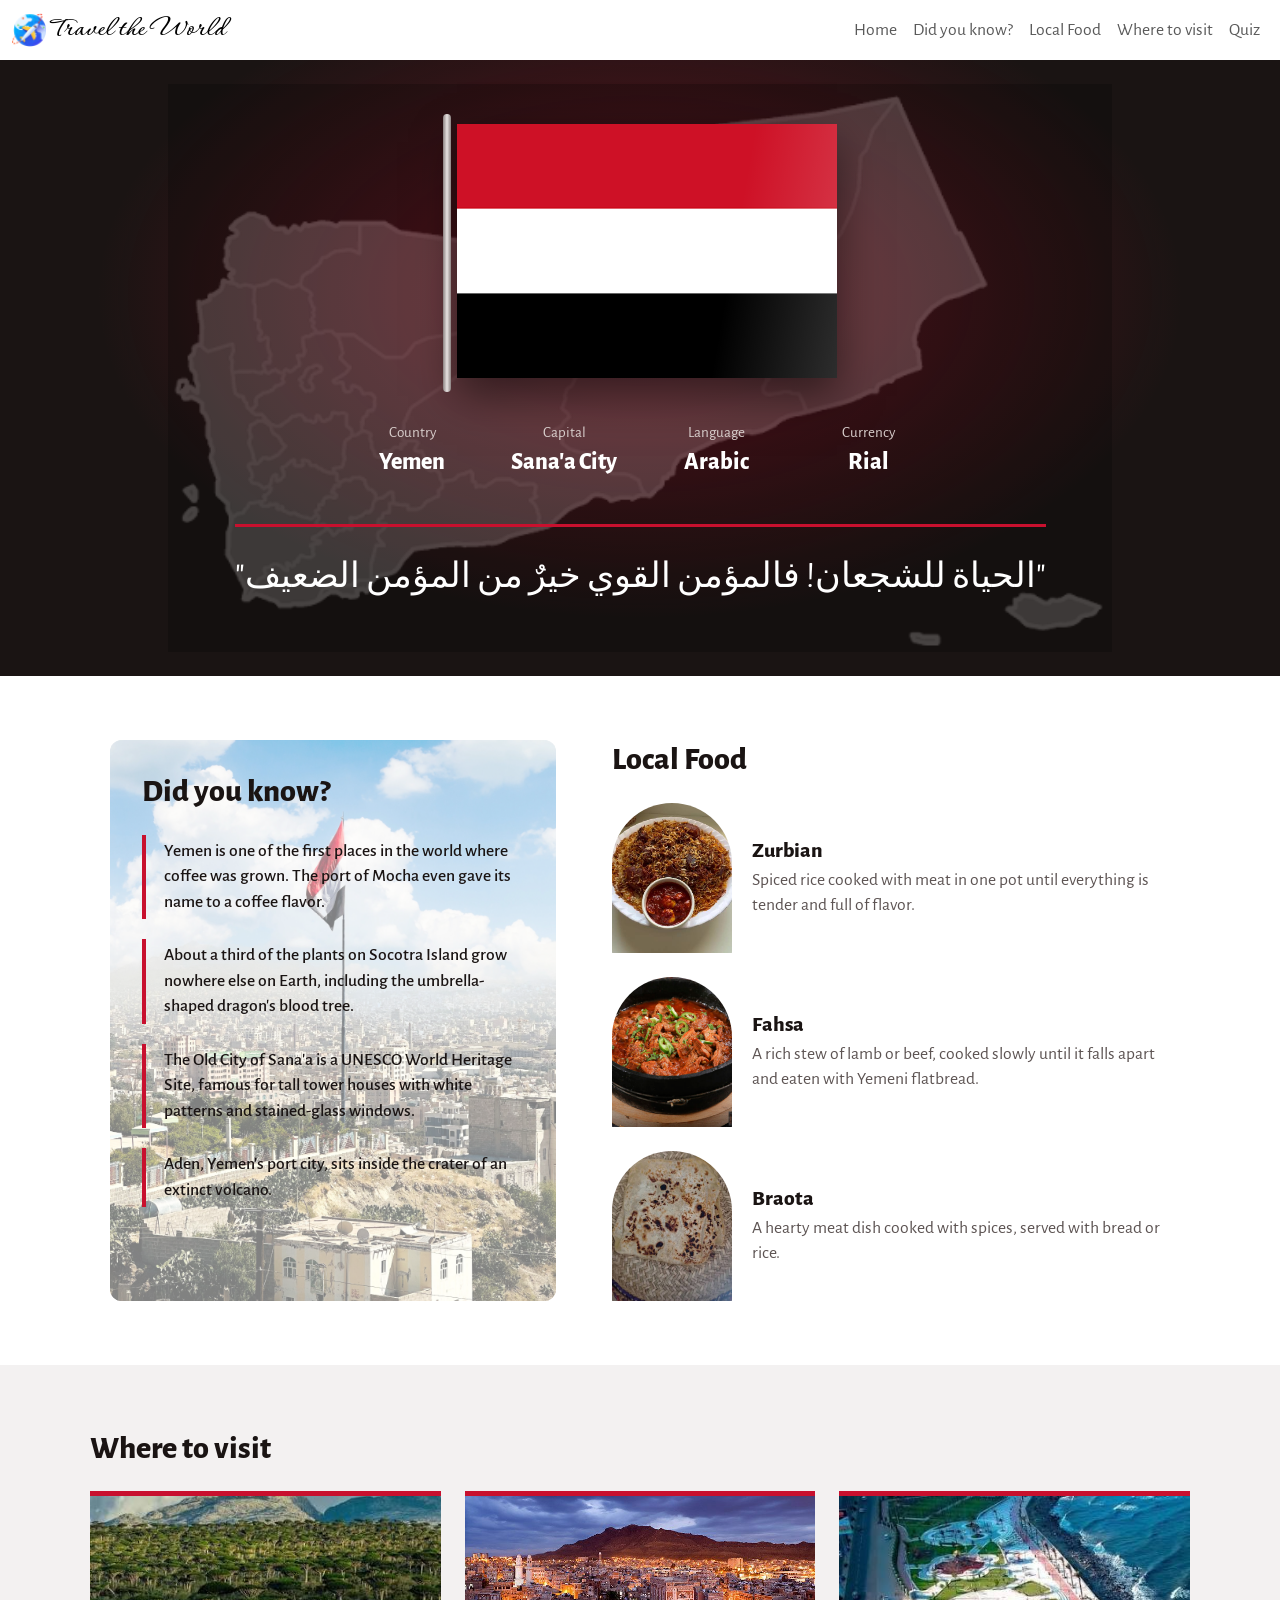
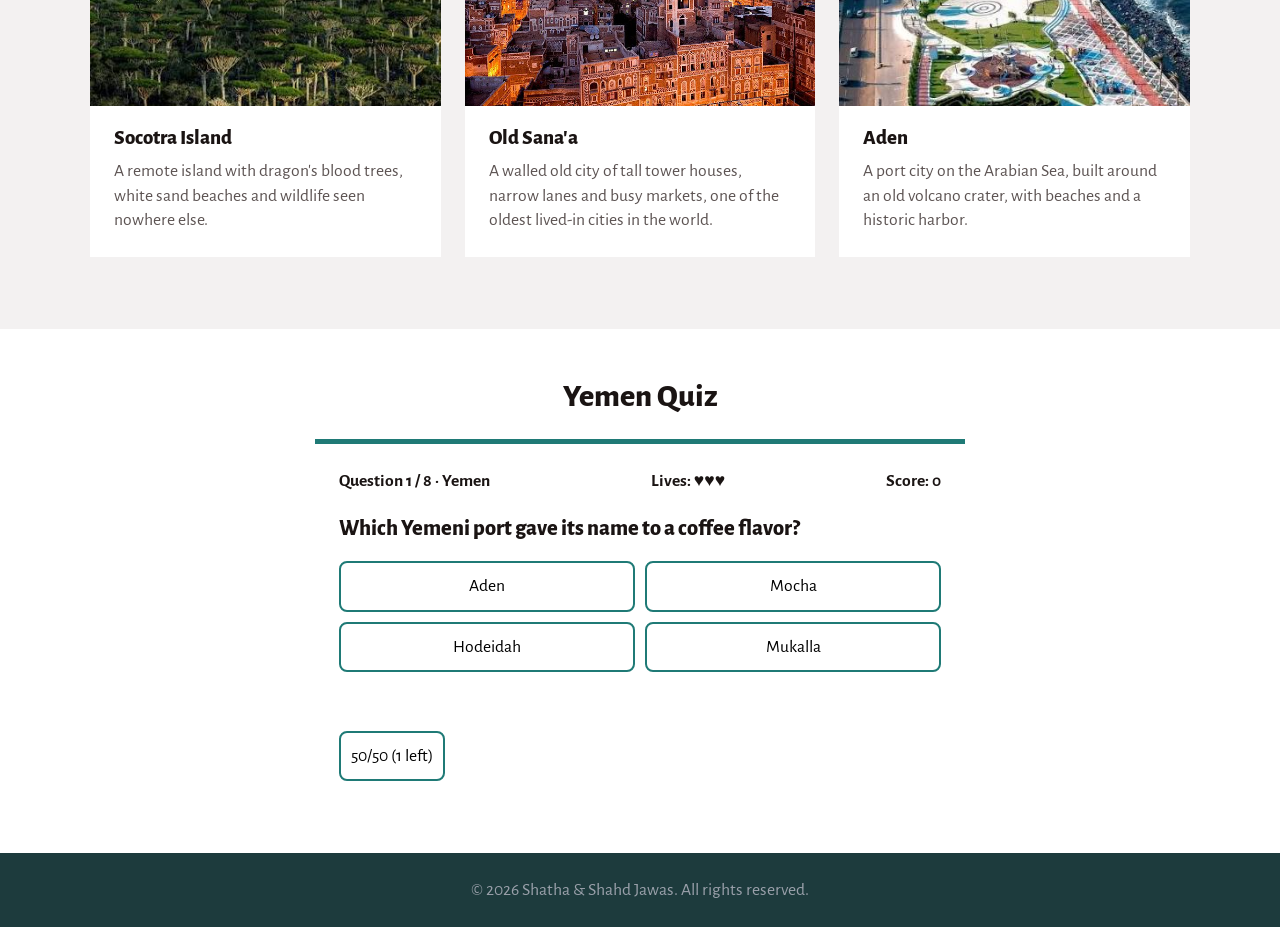
<file: yemen.html>
<!DOCTYPE html>
<html lang="en">
    <head>
    <meta charset="UTF-8">
    <meta name="viewport" content="width=device-width, initial-scale=1">
    <title>Travel the World</title>
    <link rel="icon" type="image/png" sizes="16x16" href="favicon/favicon-16x16.png">
    <!-- Preconnect to Google Fonts -->
    <link rel="preconnect" href="https://fonts.googleapis.com">
    <link rel="preconnect" href="https://fonts.gstatic.com" crossorigin>
    <link href="https://fonts.googleapis.com/css2?family=Beiruti:wght@200..900&family=Corinthia:wght@400;700&family=Crafty+Girls&family=Fuzzy+Bubbles:wght@400;700&family=Paprika&display=swap" rel="stylesheet">
    <!-------------->
    <link href="https://cdn.jsdelivr.net/npm/bootstrap@5.3.3/dist/css/bootstrap.min.css" rel="stylesheet">
    <link rel="stylesheet" href="css/country.css">
    <link rel="stylesheet" href="css/stylesheet.css">
    <link rel="stylesheet" href="css/quiz.css">
    <script src="Js/quiz.js" defer></script>
    </head>

    <body class="country yemen" style="--accent:#c8102e; --hero-bg:#1a1413; --hero-glow:rgba(200,16,46,.45);">

        <nav class="navbar navbar-expand-lg">
            <div class="container-fluid">
                 <a class="navbar-brand" href="index.html">
                    <img src="favicon/favicon-32x32.png" alt="logo" class="d-inline-block">
                    <span id="nav-brand">Travel the World</span>
                 </a>
                <button class="navbar-toggler" type="button" data-bs-toggle="collapse" data-bs-target="#navbarNav" aria-controls="navbarNav" aria-expanded="false" aria-label="Toggle navigation">
                <span class="navbar-toggler-icon"></span>
                </button>
                <div class="collapse navbar-collapse" id="navbarNav">
                    <ul class="navbar-nav ms-auto">
                        <li class="nav-item">
                        <a class="nav-link" href="index.html" id="homeNav">Home</a>
                        </li>
                        <li class="nav-item">
                        <a class="nav-link" href="#uknow">Did you know?</a>
                        </li>
                        <li class="nav-item">
                        <a class="nav-link" href="#food">Local Food</a>
                        </li>
                        <li class="nav-item">
                        <a class="nav-link" href="#visit">Where to visit</a>
                        </li>
                        <li class="nav-item">
                        <a class="nav-link" href="#quiz">Quiz</a>
                        </li>
                    </ul>
                </div>
            </div>
        </nav>

        <section id="intro">
            <!-- map of the country (PNG with a transparent background) -->
            <img class="bg-map" src="img/Yemen/yemen-bg.png" alt="Yemen map">

            <div class="country-info">
                <!--  flag image -->
                <div class="flag-box"><img src="img/Yemen/yemenFlag.png" alt="Flag of Yemen"></div>
                <ul class="info-list">
                    <!-- info -->
                    <li><span class="label">Country</span><span class="value">Yemen</span></li>
                    <li><span class="label">Capital</span><span class="value">Sana'a City</span></li>
                    <li><span class="label">Language</span><span class="value">Arabic</span></li>
                    <li><span class="label">Currency</span><span class="value">Rial</span></li>
                </ul>
            </div>

            <div class="quote-box">
                <p class="quote" lang="ar" dir="rtl">"الحياة للشجعان! فالمؤمن القوي خيرٌ من المؤمن  الضعيف"</p>
            </div>
        </section>

        <!-- Did you know? on the left, Food on the right -->
        <div class="split">
            <section id="uknow">
                <h2>Did you know?</h2>
                <ul class="facts-list">
                    <li>Yemen is one of the first places in the world where coffee was grown. The port of Mocha even gave its name to a coffee flavor.</li>
                    <li>About a third of the plants on Socotra Island grow nowhere else on Earth, including the umbrella-shaped dragon's blood tree.</li>
                    <li>The Old City of Sana'a is a UNESCO World Heritage Site, famous for tall tower houses with white patterns and stained-glass windows.</li>
                    <li>Aden, Yemen's port city, sits inside the crater of an extinct volcano.</li>
                </ul>
            </section>

            <section id="food">
                <h2>Local Food</h2>
                <div class="food-row">
                    <div class="food-item">
                        <figure class="arch"><img src="img/Yemen/Zurbian.jpeg" alt="Dish Zurbian"></figure>
                        <div>
                            <h3>Zurbian</h3>
                            <p>Spiced rice cooked with meat in one pot until everything is tender and full of flavor.</p>
                        </div>
                    </div>
                    <div class="food-item">
                        <figure class="arch"><img src="img/Yemen/Fahsa-dish.jpg" alt="Dish Fahsa"></figure>
                        <div>
                            <h3>Fahsa</h3>
                            <p>A rich stew of lamb or beef, cooked slowly until it falls apart and eaten with Yemeni flatbread.</p>
                        </div>
                    </div>
                    <div class="food-item">
                        <figure class="arch"><img src="img/Yemen/Braota-dish.jpeg" alt="Dish Braota"></figure>
                        <div>
                            <h3>Braota</h3>
                            <p>A hearty meat dish cooked with spices, served with bread or rice.</p>
                        </div>
                    </div>
                </div>
            </section>
        </div>

        <section id="visit">
            <h2>Where to visit</h2>
            <div class="visit-grid">
                <!-- picture first, then the text -->
                <div class="visit-card">
                    <img src="img/Yemen/Sqtra.jpeg" alt="Socotra Island image">
                    <h3>Socotra Island</h3>
                    <p>A remote island with dragon's blood trees, white sand beaches and wildlife seen nowhere else.</p>
                </div>
                <div class="visit-card">
                    <img src="img/Yemen/old sana'a.jpg" alt="Old Sana'a image">
                    <h3>Old Sana'a</h3>
                    <p>A walled old city of tall tower houses, narrow lanes and busy markets, one of the oldest lived-in cities in the world.</p>
                </div>
                <div class="visit-card">
                    <img src="img/Yemen/Aden.jpeg" alt="Aden image">
                    <h3>Aden</h3>
                    <p>A port city on the Arabian Sea, built around an old volcano crater, with beaches and a historic harbor.</p>
                </div>
            </div>
        </section>

        <!-- Quiz Game -->
        <section id="quiz">
            <h2>Yemen Quiz</h2>
            <div class="quiz-card">
        
                <!-- the game -->
                <div id="quiz-game">
                    <div class="quiz-stats">
                        <span id="quiz-progress"></span>
                        <span id="quiz-lives"></span>
                        <span id="quiz-score"></span>
                    </div>
        
                    <h3 id="quiz-question"></h3>
                    <div id="quiz-options" class="quiz-options"></div>
                    <p id="quiz-feedback" class="quiz-feedback" aria-live="polite"></p>
        
                    <div class="quiz-actions">
                        <button type="button" id="quiz-hint" class="quiz-btn">50/50</button>
                        <button type="button" id="quiz-next" class="quiz-btn quiz-btn-main d-none">Next question</button>
                    </div>
                </div>
        
                <!-- the end screen -->
                <div id="quiz-result" class="quiz-result d-none">
                    <h3 id="quiz-result-title"></h3>
                    <p id="quiz-result-text"></p>
                    <button type="button" id="quiz-restart" class="quiz-btn quiz-btn-main">Play again</button>
                </div>
        
            </div>
        </section>

        <footer>
            <p>&copy; 2026 Shatha &amp; Shahd Jawas. All rights reserved.</p>
        </footer>
        <script src="https://cdn.jsdelivr.net/npm/bootstrap@5.3.3/dist/js/bootstrap.bundle.min.js"></script>
    </body>
</html>
</file>
<file: css/game.css>
/* Game section. Change the variables to match your site colors. */
#game {
    --game-bg: #dcf0f0;
    --game-accent: #2a7f8f;
    --game-accent-dark: #1d5c68;
    --game-good: #2e8b57;
    --game-bad: #c0392b;
    --game-text: #1f2d33;

    max-width: 800px;
    margin: 40px auto;
    padding: 0 16px;
    text-align: center;
}

.game-board {
    background: var(--game-bg);
    color: var(--game-text);
    border-radius: 16px;
    padding: 24px 16px;
    transition: box-shadow 0.2s;
}

.game-stats {
    display: flex;
    justify-content: center;
    flex-wrap: wrap;
    gap: 8px 28px;
    font-weight: bold;
}

.game-stats p {
    margin: 0;
}

.game-cards {
    margin: 20px 0;
}

.game-card {
    background: #fff;
    border-radius: 12px;
    padding: 16px;
    height: 100%;
    box-shadow: 0 2px 6px rgba(0, 0, 0, 0.15);
}

.game-card h2 {
    margin: 0 0 8px;
    font-size: 1.75rem;
}

.game-value {
    font-size: 1.4rem;
    font-weight: bold;
    margin: 0;
}

.game-vs {
    font-weight: bold;
    color: var(--game-accent-dark);
}

.game-question {
    font-size: 1.1rem;
    margin-bottom: 16px;
}

.game-controls {
    display: flex;
    justify-content: center;
    gap: 12px;
    flex-wrap: wrap;
}

.game-btn {
    background: var(--game-accent);
    color: #fff;
    border: 2px solid transparent;
    border-radius: 8px;
    padding: 10px 24px;
    font-size: 1rem;
    cursor: pointer;
    transition: background 0.2s, transform 0.1s;
}

.game-btn:hover:not(:disabled) {
    background: var(--game-accent-dark);
}

.game-btn:focus-visible {
    outline: 3px solid #f1c40f;
    outline-offset: 2px;
}

.game-btn:active:not(:disabled) {
    transform: scale(0.96);
}

.game-btn:disabled {
    background: #9aa8ab;
    cursor: not-allowed;
}

.game-restart {
    margin-top: 16px;
    background: transparent;
    color: var(--game-accent-dark);
    border-color: var(--game-accent-dark);
}

.game-restart:hover {
    background: var(--game-accent-dark);
    color: #fff;
}

.game-message {
    min-height: 1.5em;
    margin: 16px 0 0;
    font-weight: bold;
}

.game-message.correct {
    color: var(--game-good);
}

.game-message.wrong {
    color: var(--game-bad);
}

/* state: game over */
.game-board.game-over {
    box-shadow: 0 0 0 3px var(--game-bad);
}
</file>
<file: css/quiz.css>
#quiz {
  padding: 3rem 1rem;
}

/* heading + intro sentence centered above the card */
#quiz h2,
#quiz > p {
  text-align: center;
}

.quiz-card {
  --accent: #1f7a76;
  --mist: #e3f2f1;

  max-width: 650px;
  margin: 0 auto;
  padding: 1.5rem;
  background: white;
  border-top: 5px solid var(--accent);
}

.quiz-stats {
  display: flex;
  justify-content: space-between;
  flex-wrap: wrap;
  gap: 0.5rem;
  font-weight: bold;
}

/* question text: space above and below */
.quiz-card h3 {
  margin: 1.25rem 0;
  font-size: 1.4rem;
}

/* answer buttons: 2 columns, 1 column on small screens */
.quiz-options {
  display: grid;
  grid-template-columns: repeat(auto-fit, minmax(220px, 1fr));
  gap: 10px;
}

.quiz-option,
.quiz-btn {
  padding: 10px;
  border: 2px solid var(--accent);
  border-radius: 8px;
  background: white;
  font: inherit;
  cursor: pointer;
}

.quiz-option:hover,
.quiz-btn:hover {
  background: var(--mist);
}

.quiz-option:focus,
.quiz-btn:focus {
  outline: 3px solid black;
}

.quiz-btn-main {
  background: var(--accent);
  color: white;
}

.quiz-btn:disabled {
  opacity: 0.4;
  cursor: not-allowed;
}

/* states added by JavaScript */
.quiz-option.correct { background: green; color: white; }
.quiz-option.wrong   { background: darkred; color: white; }
.quiz-option.removed { opacity: 0.3; text-decoration: line-through; }

.quiz-feedback         { min-height: 1.5em; margin: 1rem 0; font-weight: bold; }
.quiz-feedback.success { color: green; }
.quiz-feedback.error   { color: darkred; }
.quiz-feedback.info    { color: #8a5a00; }

.quiz-actions {
  display: flex;
  gap: 10px;
}

.quiz-result {
  text-align: center;
}

.quiz-result.win h3  { color: green; }
.quiz-result.loss h3 { color: darkred; }
</file>
<file: css/stylesheet.css>
@import url("https://fonts.googleapis.com/css2?family=Alegreya+Sans:wght@400;500;700;800&display=swap");
@import url('https://fonts.googleapis.com/css2?family=Amarante&display=swap');


:root{
    --bg: #DFF1F1;
    --panel-1: #1d3b3d;
    --text-color: #ffffff;
    --footer: #9aa0aa;
    --firooze: #2f6f73;
    --firooze-light: #00A6A6;
    --mist: var(--bg);              /* same teal as --bg; quiz.css uses this name */
    --error: #c8102e;
    --success: #1f7a4d;
    --nav-bg: #204345;                       /* written as a color, not var(--firooze), because dark mode changes --firooze */
    --nav-text: #ffffff;
    --nav-line: rgba(255, 255, 255, 0.4);
    --nav-hover-bg: rgba(255, 255, 255, 0.18);
    --nav-btn-bg: #f2b84b;             /* filled button color (Sign up / Profile) */
    --nav-btn-text: #1d3b3d;           /* text on that button */
    --nav-btn-hover: #ffd27a;          /* filled button on hover */
}

body{
    background-color: var(--bg);
    font-family: "Amarante", "Alegreya Sans", "Segoe UI", sans-serif;
    color: var(--panel-1);
    margin: 0;
    padding: 0;
}

#nav-brand {
    font-family: "Corinthia", cursive;
    font-weight: 500;
    font-size: 1.5rem;
     line-height: 1;                    /* the script font has a tall line box */
}
.navbar-brand img {
    width: 32px;
    height: 32px;

}

/* Navbar: hover, keyboard focus and current page (colors come from Bootstrap's navbar variables) */
.site-nav {
    background: var(--nav-bg);
    padding: 0.5rem 0;
    margin-bottom: 0;
    box-shadow: 0 2px 8px rgba(0, 0, 0, 0.2);
    --bs-navbar-color: var(--nav-text);
    --bs-navbar-hover-color: var(--nav-text);
    --bs-navbar-active-color: var(--nav-text);
}
.site-nav .navbar-brand,
.site-nav .navbar-brand:hover,
.site-nav #nav-brand { color: var(--nav-text); }
.site-nav .navbar-toggler { border-color: var(--nav-line); }
.site-nav .navbar-toggler-icon { filter: invert(1); }

/* page links (middle) */
.site-nav .nav-center .nav-link {
    color: var(--nav-text);
    font-weight: 500;
    border-radius: 0.5rem;
    padding: 0.4rem 0.9rem;
    transition: background 0.2s;
}
.site-nav .nav-center .nav-link:hover,
.site-nav .nav-center .nav-link.active { background: var(--nav-hover-bg); }
.site-nav .nav-center .nav-link.active { font-weight: 700; }

/* buttons (right): Log in, Sign up / Profile, Log out, theme toggle */
.site-nav .nav-actions {
    display: flex;
    flex-wrap: wrap;
    align-items: center;
    gap: 0.5rem;
    margin-top: 0.5rem;
    padding-top: 0.75rem;
    border-top: 1px solid var(--nav-line);   /* phone: separates the buttons from the links */
}
#authNav { display: contents; }              /* its buttons become direct children of .nav-actions */

.site-nav .nav-actions .nav-link {
    display: inline-block;
    padding: 0.4rem 1rem;
    border: 2px solid var(--nav-text);
    border-radius: 0.6rem;
    background: transparent;
    color: var(--nav-text);
    font: inherit;
    font-weight: 700;
    line-height: 1.5;
    text-decoration: none;
    cursor: pointer;
    transition: background 0.2s, color 0.2s, transform 0.2s;
}
.site-nav .nav-actions .nav-link:hover {
    background: var(--nav-text);
    color: var(--nav-bg);
    transform: translateY(-2px);
}
.site-nav .nav-actions .nav-link.active { background: var(--nav-hover-bg); }

/* the main action is filled: Sign up when logged out, Profile when logged in */
.site-nav .nav-actions .nav-link[href="signup.html"],
.site-nav .nav-actions .nav-link[href="profile.html"] {
    background: var(--nav-btn-bg);
    border-color: var(--nav-btn-bg);
    color: var(--nav-btn-text);
}
.site-nav .nav-actions .nav-link[href="signup.html"]:hover,
.site-nav .nav-actions .nav-link[href="profile.html"]:hover {
    background: var(--nav-btn-hover);
    border-color: var(--nav-btn-hover);
    color: var(--nav-btn-text);
}

.site-nav .nav-actions .nav-link:focus-visible,
.site-nav .nav-center .nav-link:focus-visible {
    outline: 3px solid #fff;
    outline-offset: 3px;
}

.site-nav .nav-actions .nav-link { white-space: nowrap; }   /* stops "Log out" wrapping to two lines */

.site-nav .nav-actions .nav-profile {
    display: inline-flex;
    align-items: center;
    gap: 0.5rem;
    padding: 0.2rem 0.9rem 0.2rem 0.25rem;
}
.nav-avatar {
    width: 32px;
    height: 32px;
    flex-shrink: 0;
    border-radius: 50%;
    object-fit: cover;
    border: 2px solid var(--nav-btn-text);
}
span.nav-avatar {                     /* no photo: circle with the first letter */
    display: inline-flex;
    align-items: center;
    justify-content: center;
    background: var(--nav-btn-text);
    color: var(--nav-btn-bg);
    font-weight: 800;
}
.nav-profile-name {
    max-width: 9rem;
    overflow: hidden;
    text-overflow: ellipsis;
    white-space: nowrap;
}


/* map */
#map{
    background-color: var(--firooze);
    padding: 30px 0 20px;            /* no left/right padding, so the map can touch the edges */
    color: white;
}
#map h1{
    font-family:  "Amarante", cursive;
    text-align: center;
    font-size: 2.5rem;
    margin: 0 0 10px;
    padding: 0 20px;                 /* the text keeps its side space */
}
#map p{
    font-family:  "Amarante", cursive;
    text-align: center;
    font-size: 1.2rem;
    margin: 0 0 20px;
    padding: 0 20px;
}

/* PHONE: hide the SVG, show the floating flags */
.world-map{
    display: none;
}
.flag-list{
    display: flex;
    flex-wrap: wrap;
    justify-content: center;
    gap: 30px;
    padding: 20px 20px 30px;
}
.map-image{
    width: 60px;
    height: 60px;
    object-fit: cover;
    border-radius: 50%;
    transition: transform 0.3s;
}
.flag-list a{ animation: float 3s ease-in-out infinite; }
.flag-list a:nth-child(even){ animation-delay: 1s; }
@keyframes float{ 50%{ transform: translateY(-10px); } }
.flag-list a:hover .map-image{ transform: scale(1.5); }


/* Weather Section */
#weather {
    max-width: 900px;
    margin: 2rem auto;
    padding: 0 16px;
    text-align: center;
}

.weather-grid {
    display: grid;
    grid-template-columns: 1fr;
    gap: 16px;
}

.weather-card {
    background: white;
    border-radius: 12px;
    padding: 20px;
    box-shadow: 0 4px 14px rgba(0, 0, 0, 0.15);
    transition: transform 0.2s;
}

.weather-card .city {
    font-size: 0.9rem;
    margin: 0;
    opacity: 0.8;
}

.weather-card:hover {
    transform: translateY(-5px);
}

.weather-card h3 {
    color: #2f6f73;
}

.weather-card .icon {
    font-size: 2.5rem;
    margin: 0;
}

.weather-card .temp {
    font-size: 2rem;
    font-weight: bold;
    margin: 0;
}

.source {
    font-size: 0.85rem;
    margin-top: 1rem;
}


/* ===== World facts (flip cards) ===== */
#many {
    --facts-bg: #2f6f73;            /* the section color: change it here */
    background: var(--facts-bg);
    padding: 2.5rem 0 3rem;
    color: #fff;
}

#many h2 {
    text-align: center;
    margin: 0 0 0.5rem;
    font-size: 1.8rem;
    color: #fff;
}

.facts {
    width: 100%;
    max-width: 600px;
    margin: 2rem auto 1rem;
    border-collapse: separate;
    border-spacing: 0;
    border-radius: 12px;
    overflow: hidden;                     /* keeps the rounded corners */
    box-shadow: 0 4px 14px rgba(0, 0, 0, 0.15);
    background: transparent;                        /* allows the background image to show through */
}

.flip-hint {
    text-align: center;
    color: #cfeeee;
    margin: 0 0 1.5rem;
}

.flip-grid {
    display: grid;
    grid-template-columns: 1fr;
    gap: 16px;
    max-width: 900px;
    margin: 0 auto;
    padding: 0 16px;
}

/* the button is only a frame: no default button look */
.flip-card {
    height: 150px;
    padding: 0;
    border: 0;
    background: none;
    font: inherit;
    cursor: pointer;
    perspective: 900px;
    transition: transform 0.2s;
}

.flip-card:hover {
    transform: translateY(-5px);
}

.flip-card:focus-visible {
    outline: 3px solid #fff;
    outline-offset: 4px;
    border-radius: 14px;
}

/* the part that rotates */
.flip-inner {
    position: relative;
    display: block;
    width: 100%;
    height: 100%;
    transition: transform 0.6s;
    transform-style: preserve-3d;
}

.flip-card.is-flipped .flip-inner {
    transform: rotateY(180deg);
}

/* both sides sit on top of each other */
.flip-front,
.flip-back {
    position: absolute;
    inset: 0;
    display: flex;
    align-items: center;
    justify-content: center;
    padding: 2.2rem 1rem 1rem;      /* extra space on top for the badge */
    border-radius: 14px;
    text-align: center;
    font-weight: 700;
    box-shadow: 0 6px 16px rgba(0, 0, 0, 0.25);
    backface-visibility: hidden;
    -webkit-backface-visibility: hidden;
}

/* question side: white card with a bright bottom edge */
.flip-front {
    background: #fff;
    color: #1d3b3d;
    font-size: 1.15rem;
    border-bottom: 6px solid #00A6A6;
}

/* the round "?" badge */
.flip-front::before {
    content: "?";
    position: absolute;
    top: 10px;
    left: 10px;
    display: grid;
    place-items: center;
    width: 26px;
    height: 26px;
    border-radius: 50%;
    background: #2f6f73;
    color: #fff;
    font-size: 0.95rem;
}

/* answer side: dark card, big white text */
.flip-back {
    background: #1d3b3d;
    color: #fff;
    font-size: 1.8rem;
    transform: rotateY(180deg);
}

.flip-back::before {
    content: "Answer";
    position: absolute;
    top: 10px;
    left: 14px;
    font-size: 0.75rem;
    text-transform: uppercase;
    letter-spacing: 0.1em;
    color: #cfeeee;
}

/* the note under the cards */
#many .note {
    width: calc(100% - 32px);
    max-width: 700px;
    margin: 1.5rem auto 0;
    padding: 7px;
    background-color: rgba(255, 255, 255, 0.895);
    color: #1d3b3d;
    border-left: 6px solid #a60300;
    border-radius: 10px;
    box-shadow: 0 6px 16px rgba(0, 0, 0, 0.25);
}

#many .note p {
    margin: 0;
}

.fact-note {
    animation: noteIn 0.35s ease;   /* plays every time the note appears */
}

@keyframes noteIn {
    from { opacity: 0; transform: translateY(10px); }
    to   { opacity: 1; transform: none; }
}

@media (min-width: 768px) {
    .flip-grid { grid-template-columns: repeat(2, 1fr); }
}

@media (min-width: 1024px) {
    .flip-grid { grid-template-columns: repeat(3, 1fr); }
}

@media (prefers-reduced-motion: reduce) {
    .flip-inner { transition: none; }
    .fact-note { animation: none; }
}

/* ===== Plan My Trip page ===== */
.plan-intro {
    text-align: center;
    padding: 2.5rem 1rem 1.5rem;
}

.plan-intro h1 {
    color: var(--firooze);
    font-weight: 700;
    font-size: 2.4rem;
}

.plan-intro p {
    font-size: 1.15rem;
    max-width: 36rem;
    margin: 0.5rem auto 0;
}

.plan-layout {
    padding-bottom: 3rem;
}

/* cards */
.plan-card {
    background: #fff;
    border-radius: 1.25rem;
    padding: 1.5rem;
    box-shadow: 0 6px 18px rgba(29, 59, 61, 0.12);
}

.plan-card h2 {
    color: var(--firooze);
    font-size: 1.5rem;
    font-weight: 700;
    margin-bottom: 1rem;
}

/* form fields */
.form-label {
    font-weight: 700;
}

.form-control,
.form-select {
    border: 2px solid #b9d6d6;
    border-radius: 0.75rem;
    padding: 0.6rem 0.8rem;
    font-family: inherit;
    transition: border-color 0.2s, box-shadow 0.2s;
}

.form-control:hover,
.form-select:hover {
    border-color: var(--firooze-light);
}

.form-control:focus,
.form-select:focus {
    border-color: var(--firooze);
    box-shadow: 0 0 0 0.25rem rgba(0, 166, 166, 0.3);
}

/* error and valid states */
.form-control.is-invalid,
.form-select.is-invalid {
    border-color: var(--error);
    background-image: none;
}

.form-control.is-invalid:focus,
.form-select.is-invalid:focus {
    box-shadow: 0 0 0 0.25rem rgba(200, 16, 46, 0.25);
}

.form-control.is-valid,
.form-select.is-valid {
    border-color: var(--success);
    background-image: none;
}

.invalid-feedback {
    color: var(--error);
    font-weight: 500;
    font-size: 1rem;
}

/* buttons */
.plan-btn,
.plan-btn-outline {
    border-radius: 0.75rem;
    padding: 0.6rem 1.5rem;
    font-weight: 700;
    font-family: inherit;
    transition: transform 0.2s, background-color 0.2s, box-shadow 0.2s;
}

.plan-btn {
    background: var(--firooze);
    border: 2px solid var(--firooze);
    color: #fff;
}

.plan-btn:hover {
    background: var(--firooze-light);
    border-color: var(--firooze-light);
    color: #fff;
    transform: translateY(-2px);
    box-shadow: 0 6px 12px rgba(0, 0, 0, 0.15);
}

.plan-btn-outline {
    background: transparent;
    border: 2px solid var(--firooze);
    color: var(--firooze);
}

.plan-btn-outline:hover {
    background: var(--firooze);
    color: #fff;
    transform: translateY(-2px);
}

.plan-btn:focus-visible,
.plan-btn-outline:focus-visible {
    outline: 3px solid var(--panel-1);
    outline-offset: 3px;
}

/* summary card */
.summary-card {
    position: sticky;
    top: 1rem;
    border-top: 6px solid var(--firooze-light);
}

.summary-flag {
    text-align: center;
    margin-bottom: 1rem;
}

.summary-flag img {
    width: 90px;
    height: 90px;
    object-fit: cover;
    border-radius: 50%;
    border: 3px solid var(--firooze);
}

.summary-flag p {
    margin: 0.5rem 0 0;
    font-weight: 700;
}

.summary-empty {
    text-align: center;
    font-style: italic;
}

.summary-list div {
    display: flex;
    justify-content: space-between;
    gap: 1rem;
    padding: 0.4rem 0;
    border-bottom: 1px dashed #b9d6d6;
}

.summary-list dt {
    font-weight: 700;
}

.summary-list dd {
    margin: 0;
    text-align: right;
}

.summary-total {
    display: flex;
    justify-content: space-between;
    align-items: center;
    margin-top: 1rem;
    font-size: 1.2rem;
}

.summary-total strong {
    color: var(--firooze);
    font-size: 2rem;
}

.summary-note {
    font-size: 0.9rem;
    margin: 0.5rem 0 0;
}

/* passport stamp success message */
.stamp-wrap {
    display: flex;
    justify-content: center;
    margin-top: 2rem;
}

.stamp-wrap[hidden] {
    display: none;
}

.stamp {
    background: #fff;
    border: 4px double var(--firooze);
    border-radius: 1.25rem;
    padding: 1.5rem 2rem;
    text-align: center;
    max-width: 34rem;
    width: 100%;
    transform: rotate(-2deg);
    box-shadow: 0 8px 20px rgba(29, 59, 61, 0.18);
}

.stamp img {
    width: 80px;
    height: 80px;
    object-fit: cover;
    border-radius: 50%;
    border: 3px solid var(--firooze);
}

.stamp h2 {
    color: var(--success);
    text-transform: uppercase;
    letter-spacing: 0.1em;
    margin: 0.75rem 0 0.5rem;
}

/* Footer */
footer{
  background: var(--panel-1);
  color: var(--footer);
  text-align: center;
  padding: 1rem;
  margin-top: 0;
}
footer p { margin-bottom: 0.35rem; }
footer p:last-child { margin-bottom: 0; }
footer .credits {
    font-size: 0.8rem;
    color: #aeb6bd;      /* lighter than the footer gray so the small text stays readable */
}

/* ===== Search section ===== */
#search {
    max-width: 1000px;
    margin: 2rem auto;
    padding: 0 16px;
}

#search h2 {
    text-align: center;
    color: var(--firooze);
    font-weight: 700;
    margin-bottom: 1rem;
}

.search-bar {
    display: grid;
    grid-template-columns: 1fr;
    gap: 12px;
}

.search-count {
    text-align: center;
    font-weight: 700;
    margin: 1rem 0;
}

.search-results {
    display: grid;
    grid-template-columns: 1fr;
    gap: 16px;
}

.search-card {
    background: #fff;
    border-radius: 12px;
    border-top: 5px solid var(--firooze-light);
    overflow: hidden;
    box-shadow: 0 4px 14px rgba(0, 0, 0, 0.15);
    transition: transform 0.2s, box-shadow 0.2s;
}

.search-card:hover {
    transform: translateY(-5px);
    box-shadow: 0 10px 20px rgba(0, 0, 0, 0.2);
}

.search-card img {
    display: block;
    width: 100%;
    height: 170px;
    object-fit: cover;
}

.search-card h3,
.search-card p,
.search-card a,
.search-badge {
    margin: 0;
    padding: 0.5rem 1rem 0;
}

.search-badge {
    display: block;
    color: var(--firooze);
    font-weight: 700;
    font-size: 0.9rem;
}

.search-card a {
    display: inline-block;
    padding-bottom: 1rem;
    font-weight: 700;
    color: var(--firooze);
}


/* ============================================
   RESPONSIVE: mobile first
   Base styles above = PHONES (375px and up)
   ============================================ */

/* TABLET: 768px and wider */
@media (min-width: 768px) {

    .world-map{
        display: block;
        width: 100%;
        max-width: 760px;       /* was 760 before, so a little bigger */
        margin: 0 auto;         /* centers it */
        aspect-ratio: 784 / 459;
        height: auto;
    }
    .flag-list{
        display: none;
    }

    .plan-intro h1 {
        font-size: 3rem;
    }

    .plan-card {
        padding: 2rem;
    }

    #nav-brand {
        font-weight: 800;
        font-size: 1.8rem;
    }

    .navbar-brand img {
        width: 34px;
        height: 34px;
    }

    .weather-grid {
        grid-template-columns: repeat(2, 1fr);   /* 2 x 2 */
    }

    .facts th,
    .facts td {
        padding: 14px 18px;
        font-size: 1rem;
    }

    .search-bar { grid-template-columns: 2fr 1fr; }
    .search-results { grid-template-columns: repeat(2, 1fr); }
}

/* LAPTOP: 1024px and wider */
@media (min-width: 1024px) {
    #weather {
        max-width: 1100px;
    }

    .weather-grid {
        grid-template-columns: repeat(4, 1fr);   /* 4 in a row */
    }

    .search-results { grid-template-columns: repeat(3, 1fr); }
}

@media (prefers-reduced-motion: reduce) {
    * {
        transition: none !important;
    }
}

/* BIG SCREENS: 1300px and wider, the full-width map */
@media (min-width: 1300px){
    .world-map{
        max-width: none;       
    }
}

/* laptop: brand on the left, links centered with | between them, buttons on the right */
@media (min-width: 992px) {
    .site-nav .container-fluid {
        display: grid;
        grid-template-columns: 1fr auto 1fr;
        align-items: center;
    }
    .site-nav .navbar-collapse { display: contents !important; }
    .site-nav .nav-actions {
        justify-self: end;
        flex-wrap: nowrap;
        margin: 0;
        padding: 0;
        border: 0;
    }
    .nav-center { flex-direction: row; align-items: center; }
    .nav-center .nav-item { display: flex; align-items: center; }
    .nav-center .nav-item + .nav-item::before {
        content: "|";
        color: var(--nav-line);
        margin: 0 0.4rem;
    }
}

@media (max-width: 575.98px) {
    .site-nav .nav-actions { gap: 0.4rem; }
    .site-nav .nav-actions .nav-link {
        padding: 0.25rem 0.7rem;
        font-size: 0.85rem;
        border-width: 1.5px;
        border-radius: 0.5rem;
    }
        .site-nav .nav-actions .nav-profile { padding: 0.15rem 0.7rem 0.15rem 0.2rem; }
    .nav-avatar { width: 26px; height: 26px; }
    .nav-profile-name { max-width: 6rem; }
}
</file>
<file: css/dark.css>
/* ===== DARK MODE =====*/

html[data-theme="dark"] {
    color-scheme: dark;

    --bg: #0f1c1d;            /* page background */
    --panel-1: #e3f1f1;       /* main text (in light mode it is the dark teal) */
    --firooze: #5bb5ba;       /* headings, links, prices: lighter so they are readable on dark */
    --firooze-light: #00a6a6;
    --mist: #162a2c;
    --error: #f0707d;
    --success: #4cc38a;

    --card: #162a2c;          /* cards, panels, tickets */
    --card-border: #2f5a5c;   /* dashed borders, inputs */
}

html[data-theme="dark"] body {
    background-color: var(--bg);
    color: var(--panel-1);
    transition: background-color 0.25s, color 0.25s;
}

/* ----- navbar ----- #0a0d19 */
html[data-theme="dark"] .site-nav {
    --nav-bg: #0a1819;
    --nav-line: rgba(227, 241, 241, 0.3);
    border-bottom: 1px solid var(--card-border);
}
html[data-theme="dark"] .navbar-toggler { border-color: var(--card-border); }
html[data-theme="dark"] .navbar-toggler-icon { filter: invert(1); }

.theme-toggle {
    background: none;
    border: 0;
    font-family: inherit;
    cursor: pointer;
}
.theme-toggle:focus-visible {
    outline: 3px solid var(--firooze-light);
    outline-offset: 2px;
}

/* ----- footer: its background used --panel-1, which is now light ----- */
html[data-theme="dark"] footer { background: #081213; }

/* ----- cards ----- */
html[data-theme="dark"] .plan-card,
html[data-theme="dark"] .stamp,
html[data-theme="dark"] .weather-card,
html[data-theme="dark"] .search-card,
html[data-theme="dark"] .game-card,
html[data-theme="dark"] .quiz-card,
html[data-theme="dark"] .ticket-small {
    background: var(--card);
    color: var(--panel-1);
    box-shadow: 0 6px 18px rgba(0, 0, 0, 0.45);
}

html[data-theme="dark"] .weather-card h3 { color: var(--firooze); }

/* ----- notes ----- */
html[data-theme="dark"] .note,
html[data-theme="dark"] .auth-card .note {
    background-color: rgba(22, 42, 44, 0.85);
    color: var(--panel-1);
}
html[data-theme="dark"] .notice-error {
    background-color: #3a1a1f;
    border-left-color: var(--error);
}

/* ----- forms (Bootstrap is dark through data-bs-theme, we only fix our borders) ----- */
html[data-theme="dark"] .form-control,
html[data-theme="dark"] .form-select {
    background-color: #0f1c1d;
    color: var(--panel-1);
    border-color: var(--card-border);
}
html[data-theme="dark"] .form-control::placeholder { color: #7f9a9b; }
html[data-theme="dark"] .form-control:hover,
html[data-theme="dark"] .form-select:hover { border-color: var(--firooze-light); }
html[data-theme="dark"] .form-control.is-invalid,
html[data-theme="dark"] .form-select.is-invalid { border-color: var(--error); }
html[data-theme="dark"] .form-control.is-valid,
html[data-theme="dark"] .form-select.is-valid { border-color: var(--success); }

/* ----- buttons: keep the dark teal with white text, the light accent would be too pale ----- */
html[data-theme="dark"] .plan-btn {
    background: #2f6f73;
    border-color: #2f6f73;
    color: #fff;
}
html[data-theme="dark"] .plan-btn:hover {
    background: var(--firooze-light);
    border-color: var(--firooze-light);
}
html[data-theme="dark"] .plan-btn-outline {
    border-color: var(--firooze);
    color: var(--firooze);
}
html[data-theme="dark"] .plan-btn-outline:hover {
    background: #2f6f73;
    border-color: #2f6f73;
    color: #fff;
}

/* ----- plan page and profile ----- */
html[data-theme="dark"] .summary-list div,
html[data-theme="dark"] .profile-list div,
html[data-theme="dark"] .ticket-small,
html[data-theme="dark"] .tickets-empty {
    border-color: var(--card-border);
}
html[data-theme="dark"] .ticket-remove { border-color: var(--card-border); }
html[data-theme="dark"] .ticket-remove:hover { background: #3a1a1f; }

/* ----- search ----- */
html[data-theme="dark"] .search-badge,
html[data-theme="dark"] .search-card a { color: var(--firooze); }

/* ----- flip cards and world facts ----- */
html[data-theme="dark"] #many { --facts-bg: #0d2733; }   /* same dark blue as the map */

html[data-theme="dark"] .flip-front {
    background: var(--card);
    color: #e3f1f1;
}
html[data-theme="dark"] .flip-front::before { background: #2f6f73; }
html[data-theme="dark"] .flip-back { background: #2f6f73; }
html[data-theme="dark"] .flip-back::before { color: #e3f1f1; }

html[data-theme="dark"] #many .note {
    background: var(--card);
    color: #e3f1f1;
}

/* ----- games ----- */
html[data-theme="dark"] #game {
    --game-bg: #17302f;
    --game-text: #e3f1f1;
    --game-accent-dark: #7fd0d4;
}
html[data-theme="dark"] .game-btn { color: #fff; background: #2f6f73; }
html[data-theme="dark"] .game-btn:hover:not(:disabled) { background: #1d5c68; }
html[data-theme="dark"] .game-btn:disabled { background: #3a4a4c; color: #9aa8ab; }
html[data-theme="dark"] .game-restart { background: transparent; color: var(--game-accent-dark); }
html[data-theme="dark"] .game-message.correct { color: var(--success); }
html[data-theme="dark"] .game-message.wrong { color: var(--error); }

/* ----- quiz ----- */
html[data-theme="dark"] .quiz-card { --accent: #5bb5ba; --mist: #1f3a3c; }
html[data-theme="dark"] .quiz-option,
html[data-theme="dark"] .quiz-btn {
    background: #0f1c1d;
    color: var(--panel-1);
}
html[data-theme="dark"] .quiz-option:hover,
html[data-theme="dark"] .quiz-btn:hover { background: #1f3a3c; }
html[data-theme="dark"] .quiz-btn-main { background: #2f6f73; color: #fff; }
html[data-theme="dark"] .quiz-option.correct { background: #1f7a4d; color: #fff; }
html[data-theme="dark"] .quiz-option.wrong { background: #8b1e2d; color: #fff; }
html[data-theme="dark"] .quiz-option:focus,
html[data-theme="dark"] .quiz-btn:focus { outline-color: #fff; }
html[data-theme="dark"] .quiz-feedback.success,
html[data-theme="dark"] .quiz-result.win h3 { color: var(--success); }
html[data-theme="dark"] .quiz-feedback.error,
html[data-theme="dark"] .quiz-result.loss h3 { color: var(--error); }
html[data-theme="dark"] .quiz-feedback.info { color: #e0b252; }

/* ----- country pages: these pages define their own variables on .country ----- */
html[data-theme="dark"] .country {
    --text: #ece6e5;
    --text-muted: #b6adac;
    --paper: #14181a;
    --mist: #1d2326;
}
html[data-theme="dark"] .country #uknow::before { background: rgba(15, 20, 22, 0.75); }
html[data-theme="dark"] .country .visit-card { box-shadow: 0 4px 14px rgba(0, 0, 0, 0.5); }
html[data-theme="dark"] .country .visit-card:hover { box-shadow: 0 12px 24px rgba(0, 0, 0, 0.6); }
html[data-theme="dark"] .flag-link img { box-shadow: 0 4px 10px rgba(0, 0, 0, 0.6); }

/* ----- home page: the map section ----- */
html[data-theme="dark"] #map { background-color: #0d2733; }   /* darker blue instead of the teal */

/* An embedded map (<object>, <embed>, <iframe>) is a separate document that is "light".
   When the page is dark, the browser gives that document an opaque white background: the white square.
   Telling the map element that it is light makes its background transparent again. */
html[data-theme="dark"] .world-map,
html[data-theme="dark"] #map object,
html[data-theme="dark"] #map embed,
html[data-theme="dark"] #map iframe {
    color-scheme: light;
}
</file>
<file: css/country.css>
.country {
  --accent:     #c8102e;                 /* quote line, fact bars, card tops */
  --hero-text:  #ffffff;                 /* text in the intro */
  --hero-label: #d9cfcd;                 /* small labels (Country, Capital...) */

  --text:       #1a1413;
  --text-muted: #5d5453;                 /* descriptions */
  --paper:      #ffffff;                 /* page background */
  --mist:       #f3f1f1;                 /* light gray areas */

  --flag-width: 380px;
  --max-width:  1100px;

  font-family: "Alegreya Sans", "Segoe UI", Tahoma, sans-serif;
  font-size: 1.1rem;
  color: var(--text);
  background: var(--paper);
}
.country h2, .country h3 { font-weight: 800; }
.country h2 { font-size: 2rem; margin: 0 0 1.5rem; }


/* ---------- 2. INTRO (dark area with the flag) ---------- */
.country #intro {
  position: relative;            /* so the map can sit behind the text */
  overflow: hidden;
  background: radial-gradient(ellipse at 50% 38%, var(--hero-glow), transparent 60%), var(--hero-bg);
  color: var(--hero-text);
  text-align: center;
  padding: 4rem 1.25rem 4.5rem;
  display: flex;                 /* stack flag, facts and quote in a column */
  flex-direction: column;
  align-items: center;
  gap: 2.75rem;
}
.country #intro > *:not(.bg-map) { position: relative; z-index: 1; }

.country .bg-map {                                        /* the map picture behind everything */
  position: absolute;
  inset: 0;
  z-index: 0;
  width: 100%;
  height: 100%;
  padding: 1.5rem;
  object-fit: contain;
  opacity: .2;                   /* stronger or fainter map */
  pointer-events: none;
}

.country .country-info {
  display: flex;
  flex-direction: column;
  align-items: center;
  gap: 2.75rem;
  width: 100%;
}

/* The flag: a pole (::before), the waving flag (img) and a light sheen (::after) */
.country .flag-box { position: relative; padding-left: 14px; perspective: 900px; }
.country .flag-box::before {
  content: "";
  position: absolute;
  left: 0; top: -10px; bottom: -14px;
  width: 8px;
  border-radius: 8px;
  background: linear-gradient(90deg, #8a8180, #e7e2e1 50%, #8a8180);
}
.country .flag-box img {
  display: block;
  width: min(var(--flag-width), 78vw);
  transform-origin: left center;
  box-shadow: 0 18px 40px rgba(0, 0, 0, .5);
  animation: wave 5s ease-in-out infinite;
}
.country .flag-box::after {
  content: "";
  position: absolute;
  inset: 0 0 0 14px;
  background: linear-gradient(100deg, transparent 30%, rgba(255,255,255,.28) 50%, transparent 70%) 0 0 / 250% 100%;
  animation: sheen 5s ease-in-out infinite;
  pointer-events: none;
}

/* The four facts (Country, Capital, Language, Currency) */
.country .info-list {
  list-style: none;
  margin: 0;
  padding: 0;
  display: flex;
  flex-wrap: wrap;
  justify-content: center;
  gap: .75rem 2.5rem;
}
.country .info-list li     { display: flex; flex-direction: column; align-items: center; min-width: 7rem; }
.country .info-list .label { color: var(--hero-label); font-size: .95rem; }
.country .info-list .value { font-size: 1.5rem; font-weight: 800; }

/* The quote, with a coloured line above it */
.country .quote {
  margin: 0;
  padding-top: 1.5rem;
  font-size: clamp(1.5rem, 4vw, 2.2rem);
  border-top: 3px solid var(--accent);
}

/* Animations: flag, then facts, then quote fade in one after another */
.country .flag-box, .country .info-list, .country .quote-box {
  animation: rise 1s cubic-bezier(.2, .8, .2, 1) both;
}
.country .info-list { animation-delay: .25s; }
.country .quote-box { animation-delay: .45s; }

@keyframes wave  { 0%, 100% { transform: rotateY(-16deg) skewY(-2deg); } 50% { transform: rotateY(12deg) skewY(2deg); } }
@keyframes sheen { 0%, 100% { background-position: 120% 0; } 50% { background-position: -20% 0; } }
@keyframes rise  { from { opacity: 0; transform: translateY(24px); } to { opacity: 1; transform: none; } }


/* ---------- 3. DID YOU KNOW (left) + FOOD (right) ---------- */
.country .split {
  max-width: var(--max-width);
  margin: 0 auto;
  padding: 4rem 1.25rem;
  display: grid;
  grid-template-columns: 1fr 1.25fr;   /* left column a bit narrower than the right */
  gap: 3.5rem;
}

/* "Did you know?" box */
.country #uknow {
  position: relative;
  padding: 2rem;
  border-radius: 12px;
  background-color: var(--mist);       /* shown if there is no picture */
  background-size: cover;
  background-position: center;
  background-repeat: no-repeat;
}
.country #uknow::before {              /* white layer over the picture so the text is readable */
  content: "";
  position: absolute;
  inset: 0;
  border-radius: inherit;
  background: rgba(255, 255, 255, .5); /* higher number = fainter picture */
}
.country #uknow > * { position: relative; }   /* text stays above the white layer */

/* ONE line per country: its own picture (file names must match yours) */
.yemen  #uknow { background-image: url("../img/Yemen/yemen-flag-bg.jpg"); }
.spain  #uknow { background-image: url("../img/Spain/spain-uknow.jpg"); }
.kazakhstan #uknow { background-image: url("../img/Kazakh/uknow-bg.jpg"); }
.korea  #uknow { background-image: url("../img/Korea/korea-uknow.jpg"); }
.canada  #uknow { background-image: url("../img/Canada/canada-uknow.jpg"); }
.usa  #uknow { background-image: url("../img/USA/usa-uknow.jpg"); }
.brazil  #uknow { background-image: url("../img/Brazil//brazil-uknow.avif"); }
.saudi  #uknow { background-image: url("../img/Saudi/saudi-uknow.webp"); }
.japan  #uknow { background-image: url("../img/Japan/japan-uknow.jpg"); }
.germany  #uknow { background-image: url("../img/Germany/germany-uknow.jpg"); }
.russia  #uknow { background-image: url("../img/Russia/russia-uknow.jpg"); }
.egypt  #uknow { background-image: url("../img/Egypt/egypt-uknow.jpeg"); }
.morocco  #uknow { background-image: url("../img/Morocco/moroco-unkow.jpeg"); }

/* The facts, each with a coloured bar on the left */
.country .facts-list { list-style: none; margin: 0; padding: 0; display: grid; gap: 1.25rem; }
.country .facts-list li {
  padding: .25rem 0 .25rem 1.1rem;
  border-left: 4px solid var(--accent);
  line-height: 1.45;
  font-weight: 500;
}

/* The dishes: arched picture on the left, name and text on the right */
.country .food-row  { display: grid; gap: 1.5rem; }
.country .food-item { display: grid; grid-template-columns: 120px 1fr; gap: 1.25rem; align-items: center; }
.country .arch {
  margin: 0;
  height: 150px;
  background: var(--mist);
  border-radius: 999px 999px 8px 8px;    /* rounded top = arch */
  overflow: hidden;
}
.country .arch img     { width: 100%; height: 100%; object-fit: cover; display: block; }
.country .food-item h3 { font-size: 1.35rem; margin: 0 0 .25rem; }
.country .food-item p  { margin: 0; color: var(--text-muted); line-height: 1.4; }


/* ---------- 4. WHERE TO VISIT (cards with pictures) ---------- */
.country #visit     { background: var(--mist); padding: 4rem 1.25rem 4.5rem; }
.country #visit > * { max-width: var(--max-width); margin-left: auto; margin-right: auto; }
.country .visit-grid {
  display: grid;
  grid-template-columns: repeat(auto-fit, minmax(230px, 1fr));   /* as many cards per row as fit */
  gap: 1.5rem;
}
.country .visit-card     { background: var(--paper); border-top: 5px solid var(--accent); overflow: hidden; }
.country .visit-card img { display: block; width: 100%; height: 210px; object-fit: cover; }
.country .visit-card h3  { margin: 0; padding: 1.25rem 1.5rem .5rem; font-size: 1.3rem; }
.country .visit-card p   { margin: 0; padding: 0 1.5rem 1.5rem; color: var(--text-muted); line-height: 1.4; }

/* hover: place cards lift and the photo zooms; dishes slide a little and the photo zooms */
.country .visit-card      { transition: transform .25s, box-shadow .25s; }
.country .visit-card img  { transition: transform .4s; }
.country .visit-card:hover { transform: translateY(-6px); box-shadow: 0 12px 24px rgba(0, 0, 0, .18); }
.country .visit-card:hover img { transform: scale(1.05); }

.country .food-item       { transition: transform .25s; }
.country .arch img        { transition: transform .4s; }
.country .food-item:hover { transform: translateX(6px); }
.country .food-item:hover .arch img { transform: scale(1.08); }

.country footer { margin-top: 0; padding: 1.5rem 1rem;}


/* ---------- 5. PHONES + REDUCED MOTION ---------- */
@media (max-width: 800px) {
  .country .split     { grid-template-columns: 1fr; gap: 2.5rem; }   /* sections stack on small screens */
  .country .food-item { grid-template-columns: 96px 1fr; }
  .country .arch      { height: 120px; }
}
@media (prefers-reduced-motion: reduce) {
  .country *, .country *::after { animation: none !important; transition: none !important; }
}

/* ---------- 6. COUNTRY PICKER + "VISIT ANOTHER COUNTRY" ---------- */
#picker { text-align: center; padding: 3rem 1rem; }
#more   { text-align: center; padding: 2rem 1rem 3rem; }

.flag-row {
  display: flex;
  flex-wrap: wrap;
  justify-content: center;
  gap: 1.25rem;
  margin-top: 1.5rem;
}

.flag-link {
  display: flex;
  flex-direction: column;
  align-items: center;
  gap: .4rem;
  color: inherit;
  font-weight: 700;
  text-decoration: none;
  transition: transform .25s;
}
.flag-link img {
  width: 84px;
  height: 84px;
  object-fit: cover;
  border-radius: 50%;
  border: 3px solid var(--accent);
  box-shadow: 0 4px 10px rgba(0, 0, 0, .25);
}
.flag-link:hover { transform: translateY(-4px) scale(1.05); }

.country-btn {
  display: inline-block;
  margin-bottom: 2rem;
  padding: .7rem 1.8rem;
  border: 2px solid var(--accent);
  border-radius: .75rem;
  background: var(--accent);
  color: #fff;
  font-weight: 700;
  text-decoration: none;
  transition: transform .2s, box-shadow .2s, opacity .2s;
}
.country-btn:hover { color: #fff; opacity: .9; transform: translateY(-2px); box-shadow: 0 6px 12px rgba(0, 0, 0, .2); }

.flag-link:focus-visible,
.country-btn:focus-visible { outline: 3px solid currentColor; outline-offset: 3px; }

@media (min-width: 1024px) {
  .flag-link img { width: 96px; height: 96px; }
}

/* under 900px: smaller flags in the picker and in "Visit another country" */
@media (max-width: 900px) {
  .flag-row {
    gap: .75rem 1rem;
    margin-top: 1rem;
  }
  .flag-link {
    gap: .25rem;
    font-size: .9rem;
  }
  .flag-link img {
    width: 56px;
    height: 56px;
    border-width: 2px;
  }
  #more   { padding: 1.5rem 1rem 2rem; }
  #picker { padding: 2rem 1rem; }
}

/* very small phones */
@media (max-width: 480px) {
  .flag-row  { gap: .6rem .75rem; }
  .flag-link { font-size: .8rem; }
  .flag-link img {
    width: 46px;
    height: 46px;
  }
}
</file>
<file: css/account.css>
/* ===== Account pages: Sign Up, Log In, Profile =====
   Uses the colors and the .plan-intro, .plan-card, .plan-btn, .note and .stamp
   styles from stylesheet.css, so these pages look like the rest of the website. */



/* ----- Sign Up and Log In ----- */
.auth-card .note {
    max-width: none;
    margin: 0 0 1.25rem;
    background-color: #eaf5f5;
}

.field-hint {
    font-size: 0.9rem;
    margin: 0.25rem 0 0;
}

.auth-switch {
    text-align: center;
    margin: 1.25rem 0 0;
}

.auth-switch a {
    color: var(--firooze);
    font-weight: 700;
}

.auth-card .plan-btn {
    width: 100%;
}

/* ----- Profile: details ----- */
.profile-avatar {
    display: grid;
    place-items: center;
    width: 84px;
    height: 84px;
    margin-bottom: 1rem;
    border-radius: 50%;
    border: 3px solid var(--firooze-light);
    background: var(--firooze);
    color: #fff;
    font-size: 2.4rem;
    font-weight: 700;
}

.profile-list {
    margin: 0 0 1.25rem;
}

.profile-list div {
    padding: 0.6rem 0;
    border-bottom: 1px dashed #b9d6d6;
}

.profile-list dt {
    font-size: 0.85rem;
    text-transform: uppercase;
    letter-spacing: 0.06em;
    color: var(--firooze);
}

.profile-list dd {
    margin: 0;
    font-weight: 700;
    overflow-wrap: anywhere;
}

/* ----- Profile: the list of small tickets ----- */
.tickets-head {
    display: flex;
    flex-wrap: wrap;
    align-items: baseline;
    justify-content: space-between;
    gap: 0.25rem 1rem;
    margin-bottom: 1rem;
}

.tickets-head h2 {
    margin: 0;
}

.tickets-summary {
    margin: 0;
    font-weight: 700;
}

.ticket-list {
    display: grid;
    gap: 0.6rem;
    margin: 0 0 1rem;
    padding: 0;
    list-style: none;
}

.ticket-small {
    --ticket-accent: var(--firooze);
    display: grid;
    grid-template-columns: auto minmax(0, 1fr) auto;
    align-items: center;
    gap: 0.7rem;
    padding: 0.5rem 0.7rem;
    background: #fff;
    border: 2px dashed #b9d6d6;
    border-left: 6px solid var(--ticket-accent);
    border-radius: 0.75rem;
    transition: transform 0.2s, box-shadow 0.2s;
}

.ticket-small:hover {
    transform: translateX(4px);
    box-shadow: 0 4px 12px rgba(29, 59, 61, 0.15);
}

.ticket-flag {
    width: 38px;
    height: 38px;
    object-fit: cover;
    border-radius: 50%;
    border: 2px solid var(--ticket-accent);
}

.ticket-top {
    display: flex;
    flex-wrap: wrap;
    align-items: baseline;
    justify-content: space-between;
    gap: 0 0.5rem;
}

.ticket-title {
    font-size: 1rem;
}

.ticket-price {
    color: var(--firooze);
    font-weight: 700;
}

.ticket-meta {
    display: block;
    font-size: 0.88rem;
}

.ticket-remove {
    width: 36px;
    height: 36px;
    padding: 0;
    border: 2px solid #b9d6d6;
    border-radius: 50%;
    background: transparent;
    color: var(--panel-1);
    font-size: 1.3rem;
    line-height: 1;
    cursor: pointer;
    transition: color 0.2s, border-color 0.2s, background-color 0.2s;
}

.ticket-remove:hover {
    color: var(--error);
    border-color: var(--error);
    background: #fdecea;
}

.ticket-remove:focus-visible {
    outline: 3px solid var(--panel-1);
    outline-offset: 2px;
}

.tickets-empty {
    padding: 1.5rem 1rem;
    margin-bottom: 1rem;
    text-align: center;
    border: 2px dashed #b9d6d6;
    border-radius: 1rem;
}

.tickets-empty p {
    margin-bottom: 0.25rem;
}

.tickets-empty a {
    color: var(--firooze);
    font-weight: 700;
}

.plan-btn-outline.is-armed {
    border-color: var(--error);
    color: var(--error);
}

.plan-btn-outline.is-armed:hover {
    background: var(--error);
    color: #fff;
}


.plan-layout > .note { max-width: none; margin: 0 0 1.5rem; }
.note a { color: var(--firooze); font-weight: 700; }
.notice-error { border-left-color: var(--error); background: #fdecea; }
.stamp-id { font-weight: 700; letter-spacing: .1em; color: var(--firooze); margin-bottom: .25rem; }
.summary-rules { font-size: .9rem; font-weight: 700; margin: .25rem 0 0; }

/* ----- Profile: photo in the avatar ----- */
.profile-avatar {
    overflow: hidden;
}

.profile-avatar img {
    width: 100%;
    height: 100%;
    object-fit: cover;
}

/* ----- Profile: edit form ----- */
.edit-form {
    margin-top: 1.25rem;
    padding-top: 1.25rem;
    border-top: 2px dashed #b9d6d6;
}

.edit-form[hidden] {
    display: none;
}

.edit-form h3 {
    color: var(--firooze);
    font-size: 1.25rem;
    font-weight: 700;
    margin-bottom: 0.75rem;
}

.photo-row {
    display: flex;
    flex-wrap: wrap;
    gap: 0.5rem;
    margin-bottom: 0.5rem;
}

.field-error {
    margin: 0 0 0.75rem;
    color: var(--error);
    font-weight: 500;
}

.profile-saved {
    margin: 0.75rem 0 0;
    color: var(--success);
    font-weight: 700;
}

.profile-saved:empty {
    display: none;
}

/* dark mode */
html[data-theme="dark"] .edit-form {
    border-color: var(--card-border);
}


@media (prefers-reduced-motion: reduce) {
    .ticket-small:hover {
        transform: none;
    }
}
</file>
